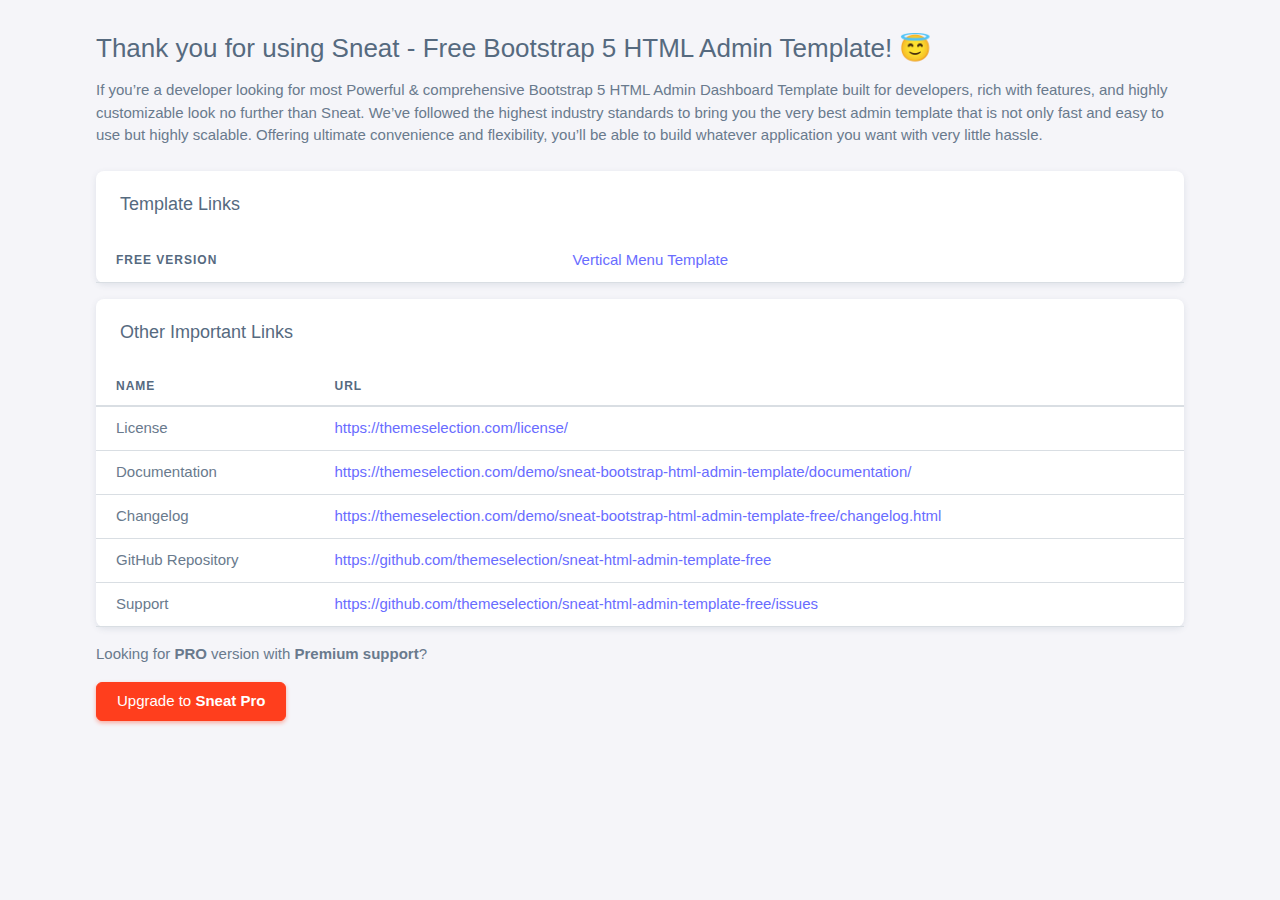
<file: static/sneat/index.html>
<!DOCTYPE html>


<html lang="en" class="light-style  customizer-hide" dir="ltr" data-theme="theme-default" data-assets-path="assets/"
  data-template="vertical-menu-template-no-customizer">

<head>
  <meta charset="utf-8" />
  <meta name="viewport"
    content="width=device-width, initial-scale=1.0, user-scalable=no, minimum-scale=1.0, maximum-scale=1.0" />

  <title>Sneat - Free Bootstrap 5 HTML Admin Template</title>

  <meta name="description" content="" />

  <!-- Favicon -->
  <link rel="icon" type="image/x-icon" href="assets/img/favicon/favicon.ico" />

  <!-- Fonts -->
  <link rel="preconnect" href="https://fonts.googleapis.com">
  <link rel="preconnect" href="https://fonts.gstatic.com" crossorigin>
  <link
    href="https://fonts.googleapis.com/css2?family=Open+Sans:ital,wght@0,300;0,400;0,500;0,600;0,700;1,300;1,400;1,500;1,600;1,700&display=swap"
    rel="stylesheet">

  <!-- Core CSS -->
  <link rel="stylesheet" href="assets/vendor/css/core.css" />
  <link rel="stylesheet" href="assets/vendor/css/theme-default.css" />
  <link rel="stylesheet" href="assets/css/demo.css" />
</head>

<body>

  <!-- Content -->
  <div class="container flex-grow-1 container-p-y my-2">
    <h3>Thank you for using Sneat - Free Bootstrap 5 HTML Admin Template! 😇</h3>
    <p>If you’re a developer looking for most Powerful & comprehensive Bootstrap 5 HTML Admin Dashboard Template built
      for developers, rich with features, and highly customizable look no further than Sneat. We’ve followed the highest
      industry standards to bring you the very best admin template that is not only fast and easy to use but highly
      scalable. Offering ultimate convenience and flexibility, you’ll be able to build whatever application you want
      with very little hassle.</p>

    <!-- Examples -->
    <div class="row mt-sm-4 mt-3">
      <div class="col-12 mb-3">
        <div class="card">
          <h5 class="card-header">Template Links</h5>
          <!-- Template Demo Links -->
          <table class="table">
            <tbody>
              <tr>
                <th>Free Version</th>
                <td><a href="html/index.html" target="_blank">Vertical Menu Template</a></td>
              </tr>
            </tbody>
          </table>
          <!--/ Template Demo Links -->
        </div>
      </div>

      <div class="col-12 mb-3">
        <div class="card">

          <h5 class="card-header">Other Important Links</h5>
          <!-- Other Links -->
          <table class="table">
            <thead>
              <tr>
                <th scope="col">Name</th>
                <th scope="col">URL</th>
              </tr>
            </thead>
            <tbody>

              <tr>
                <td>License </td>
                <td>
                  <a href="https://themeselection.com/license/" target="_blank">https://themeselection.com/license/</a>
                </td>
              </tr>

              <tr>
                <td>Documentation</td>
                <td>
                  <a href="https://themeselection.com/demo/sneat-bootstrap-html-admin-template/documentation/"
                    target="_blank">https://themeselection.com/demo/sneat-bootstrap-html-admin-template/documentation/</a>
                </td>
              </tr>

              <tr>
                <td>Changelog</td>
                <td>
                  <a href="https://themeselection.com/demo/sneat-bootstrap-html-admin-template-free/changelog.html"
                    target="_blank">https://themeselection.com/demo/sneat-bootstrap-html-admin-template-free/changelog.html</a>
                </td>
              </tr>


              <tr>
                <td>GitHub Repository</td>
                <td>
                  <a href="https://github.com/themeselection/sneat-html-admin-template-free"
                    target="_blank">https://github.com/themeselection/sneat-html-admin-template-free</a>
                </td>
              </tr>


              <tr>
                <td>Support</td>
                <td>
                  <a href="https://github.com/themeselection/sneat-html-admin-template-free/issues"
                    target="_blank">https://github.com/themeselection/sneat-html-admin-template-free/issues</a>
                </td>
              </tr>

            </tbody>
          </table>
          <!--/ Other Links -->
        </div>
      </div>

      <div class="col-12 mb-3">
        <p>Looking for <strong>PRO</strong> version with <strong>Premium support</strong>?</p>
        <div class="upgrade-to-pro">
          <a href="https://themeselection.com/products/sneat-bootstrap-html-admin-template/" target="_blank"
            class="btn btn-danger">Upgrade to <strong>Sneat Pro</strong></a>
        </div>
      </div>
    </div>
  </div>
  <!-- / Content -->

</body>

</html>
</file>
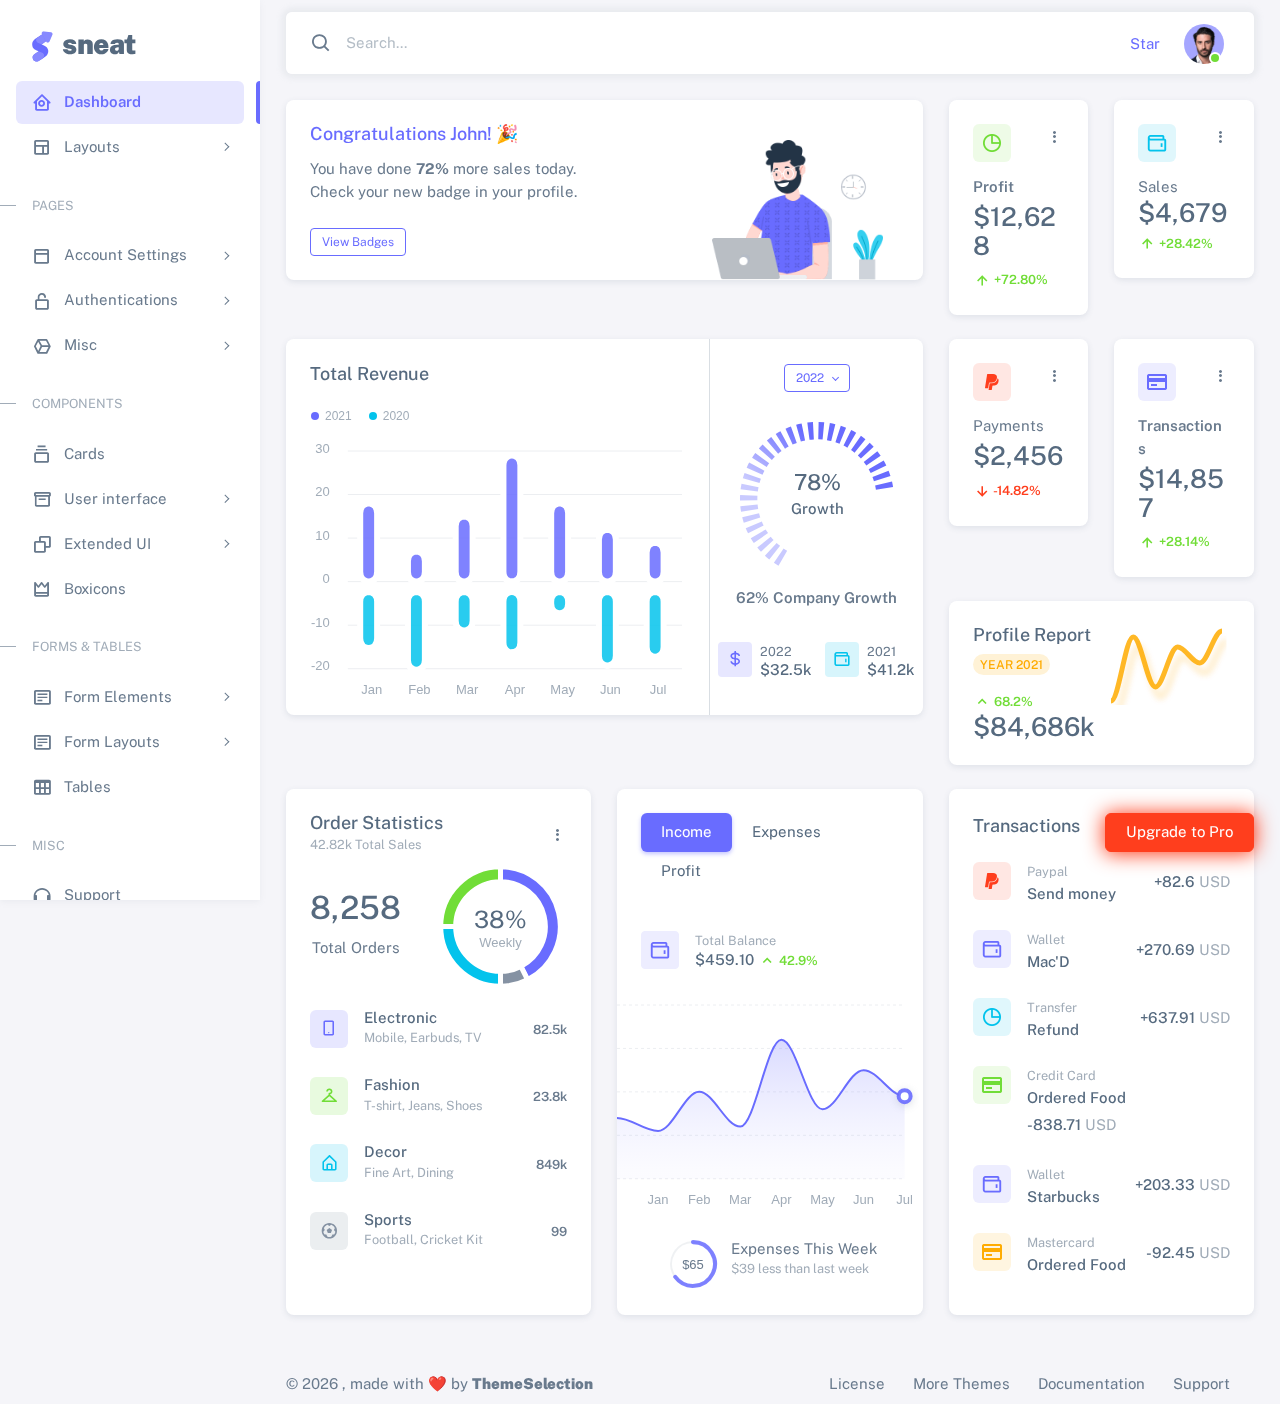
<file: static/sneat/html/index.html>
<!DOCTYPE html>

<html
  lang="en"
  class="light-style layout-menu-fixed"
  dir="ltr"
  data-theme="theme-default"
  data-assets-path="../assets/"
  data-template="vertical-menu-template-free"
>
  <head>
    <meta charset="utf-8" />
    <meta
      name="viewport"
      content="width=device-width, initial-scale=1.0, user-scalable=no, minimum-scale=1.0, maximum-scale=1.0"
    />

    <title>Dashboard - Analytics | Sneat - Bootstrap 5 HTML Admin Template - Pro</title>

    <meta name="description" content="" />

    <!-- Favicon -->
    <link rel="icon" type="image/x-icon" href="../assets/img/favicon/favicon.ico" />

    <!-- Fonts -->
    <link rel="preconnect" href="https://fonts.googleapis.com" />
    <link rel="preconnect" href="https://fonts.gstatic.com" crossorigin />
    <link
      href="https://fonts.googleapis.com/css2?family=Public+Sans:ital,wght@0,300;0,400;0,500;0,600;0,700;1,300;1,400;1,500;1,600;1,700&display=swap"
      rel="stylesheet"
    />

    <!-- Icons. Uncomment required icon fonts -->
    <link rel="stylesheet" href="../assets/vendor/fonts/boxicons.css" />

    <!-- Core CSS -->
    <link rel="stylesheet" href="../assets/vendor/css/core.css" class="template-customizer-core-css" />
    <link rel="stylesheet" href="../assets/vendor/css/theme-default.css" class="template-customizer-theme-css" />
    <link rel="stylesheet" href="../assets/css/demo.css" />

    <!-- Vendors CSS -->
    <link rel="stylesheet" href="../assets/vendor/libs/perfect-scrollbar/perfect-scrollbar.css" />

    <link rel="stylesheet" href="../assets/vendor/libs/apex-charts/apex-charts.css" />

    <!-- Page CSS -->

    <!-- Helpers -->
    <script src="../assets/vendor/js/helpers.js"></script>

    <!--! Template customizer & Theme config files MUST be included after core stylesheets and helpers.js in the <head> section -->
    <!--? Config:  Mandatory theme config file contain global vars & default theme options, Set your preferred theme option in this file.  -->
    <script src="../assets/js/config.js"></script>
  </head>

  <body>
    <!-- Layout wrapper -->
    <div class="layout-wrapper layout-content-navbar">
      <div class="layout-container">
        <!-- Menu -->

        <aside id="layout-menu" class="layout-menu menu-vertical menu bg-menu-theme">
          <div class="app-brand demo">
            <a href="index.html" class="app-brand-link">
              <span class="app-brand-logo demo">
                <svg
                  width="25"
                  viewBox="0 0 25 42"
                  version="1.1"
                  xmlns="http://www.w3.org/2000/svg"
                  xmlns:xlink="http://www.w3.org/1999/xlink"
                >
                  <defs>
                    <path
                      d="M13.7918663,0.358365126 L3.39788168,7.44174259 C0.566865006,9.69408886 -0.379795268,12.4788597 0.557900856,15.7960551 C0.68998853,16.2305145 1.09562888,17.7872135 3.12357076,19.2293357 C3.8146334,19.7207684 5.32369333,20.3834223 7.65075054,21.2172976 L7.59773219,21.2525164 L2.63468769,24.5493413 C0.445452254,26.3002124 0.0884951797,28.5083815 1.56381646,31.1738486 C2.83770406,32.8170431 5.20850219,33.2640127 7.09180128,32.5391577 C8.347334,32.0559211 11.4559176,30.0011079 16.4175519,26.3747182 C18.0338572,24.4997857 18.6973423,22.4544883 18.4080071,20.2388261 C17.963753,17.5346866 16.1776345,15.5799961 13.0496516,14.3747546 L10.9194936,13.4715819 L18.6192054,7.984237 L13.7918663,0.358365126 Z"
                      id="path-1"
                    ></path>
                    <path
                      d="M5.47320593,6.00457225 C4.05321814,8.216144 4.36334763,10.0722806 6.40359441,11.5729822 C8.61520715,12.571656 10.0999176,13.2171421 10.8577257,13.5094407 L15.5088241,14.433041 L18.6192054,7.984237 C15.5364148,3.11535317 13.9273018,0.573395879 13.7918663,0.358365126 C13.5790555,0.511491653 10.8061687,2.3935607 5.47320593,6.00457225 Z"
                      id="path-3"
                    ></path>
                    <path
                      d="M7.50063644,21.2294429 L12.3234468,23.3159332 C14.1688022,24.7579751 14.397098,26.4880487 13.008334,28.506154 C11.6195701,30.5242593 10.3099883,31.790241 9.07958868,32.3040991 C5.78142938,33.4346997 4.13234973,34 4.13234973,34 C4.13234973,34 2.75489982,33.0538207 2.37032616e-14,31.1614621 C-0.55822714,27.8186216 -0.55822714,26.0572515 -4.05231404e-15,25.8773518 C0.83734071,25.6075023 2.77988457,22.8248993 3.3049379,22.52991 C3.65497346,22.3332504 5.05353963,21.8997614 7.50063644,21.2294429 Z"
                      id="path-4"
                    ></path>
                    <path
                      d="M20.6,7.13333333 L25.6,13.8 C26.2627417,14.6836556 26.0836556,15.9372583 25.2,16.6 C24.8538077,16.8596443 24.4327404,17 24,17 L14,17 C12.8954305,17 12,16.1045695 12,15 C12,14.5672596 12.1403557,14.1461923 12.4,13.8 L17.4,7.13333333 C18.0627417,6.24967773 19.3163444,6.07059163 20.2,6.73333333 C20.3516113,6.84704183 20.4862915,6.981722 20.6,7.13333333 Z"
                      id="path-5"
                    ></path>
                  </defs>
                  <g id="g-app-brand" stroke="none" stroke-width="1" fill="none" fill-rule="evenodd">
                    <g id="Brand-Logo" transform="translate(-27.000000, -15.000000)">
                      <g id="Icon" transform="translate(27.000000, 15.000000)">
                        <g id="Mask" transform="translate(0.000000, 8.000000)">
                          <mask id="mask-2" fill="white">
                            <use xlink:href="#path-1"></use>
                          </mask>
                          <use fill="#696cff" xlink:href="#path-1"></use>
                          <g id="Path-3" mask="url(#mask-2)">
                            <use fill="#696cff" xlink:href="#path-3"></use>
                            <use fill-opacity="0.2" fill="#FFFFFF" xlink:href="#path-3"></use>
                          </g>
                          <g id="Path-4" mask="url(#mask-2)">
                            <use fill="#696cff" xlink:href="#path-4"></use>
                            <use fill-opacity="0.2" fill="#FFFFFF" xlink:href="#path-4"></use>
                          </g>
                        </g>
                        <g
                          id="Triangle"
                          transform="translate(19.000000, 11.000000) rotate(-300.000000) translate(-19.000000, -11.000000) "
                        >
                          <use fill="#696cff" xlink:href="#path-5"></use>
                          <use fill-opacity="0.2" fill="#FFFFFF" xlink:href="#path-5"></use>
                        </g>
                      </g>
                    </g>
                  </g>
                </svg>
              </span>
              <span class="app-brand-text demo menu-text fw-bolder ms-2">Sneat</span>
            </a>

            <a href="javascript:void(0);" class="layout-menu-toggle menu-link text-large ms-auto d-block d-xl-none">
              <i class="bx bx-chevron-left bx-sm align-middle"></i>
            </a>
          </div>

          <div class="menu-inner-shadow"></div>

          <ul class="menu-inner py-1">
            <!-- Dashboard -->
            <li class="menu-item active">
              <a href="index.html" class="menu-link">
                <i class="menu-icon tf-icons bx bx-home-circle"></i>
                <div data-i18n="Analytics">Dashboard</div>
              </a>
            </li>

            <!-- Layouts -->
            <li class="menu-item">
              <a href="javascript:void(0);" class="menu-link menu-toggle">
                <i class="menu-icon tf-icons bx bx-layout"></i>
                <div data-i18n="Layouts">Layouts</div>
              </a>

              <ul class="menu-sub">
                <li class="menu-item">
                  <a href="layouts-without-menu.html" class="menu-link">
                    <div data-i18n="Without menu">Without menu</div>
                  </a>
                </li>
                <li class="menu-item">
                  <a href="layouts-without-navbar.html" class="menu-link">
                    <div data-i18n="Without navbar">Without navbar</div>
                  </a>
                </li>
                <li class="menu-item">
                  <a href="layouts-container.html" class="menu-link">
                    <div data-i18n="Container">Container</div>
                  </a>
                </li>
                <li class="menu-item">
                  <a href="layouts-fluid.html" class="menu-link">
                    <div data-i18n="Fluid">Fluid</div>
                  </a>
                </li>
                <li class="menu-item">
                  <a href="layouts-blank.html" class="menu-link">
                    <div data-i18n="Blank">Blank</div>
                  </a>
                </li>
              </ul>
            </li>

            <li class="menu-header small text-uppercase">
              <span class="menu-header-text">Pages</span>
            </li>
            <li class="menu-item">
              <a href="javascript:void(0);" class="menu-link menu-toggle">
                <i class="menu-icon tf-icons bx bx-dock-top"></i>
                <div data-i18n="Account Settings">Account Settings</div>
              </a>
              <ul class="menu-sub">
                <li class="menu-item">
                  <a href="pages-account-settings-account.html" class="menu-link">
                    <div data-i18n="Account">Account</div>
                  </a>
                </li>
                <li class="menu-item">
                  <a href="pages-account-settings-notifications.html" class="menu-link">
                    <div data-i18n="Notifications">Notifications</div>
                  </a>
                </li>
                <li class="menu-item">
                  <a href="pages-account-settings-connections.html" class="menu-link">
                    <div data-i18n="Connections">Connections</div>
                  </a>
                </li>
              </ul>
            </li>
            <li class="menu-item">
              <a href="javascript:void(0);" class="menu-link menu-toggle">
                <i class="menu-icon tf-icons bx bx-lock-open-alt"></i>
                <div data-i18n="Authentications">Authentications</div>
              </a>
              <ul class="menu-sub">
                <li class="menu-item">
                  <a href="auth-login-basic.html" class="menu-link" target="_blank">
                    <div data-i18n="Basic">Login</div>
                  </a>
                </li>
                <li class="menu-item">
                  <a href="auth-register-basic.html" class="menu-link" target="_blank">
                    <div data-i18n="Basic">Register</div>
                  </a>
                </li>
                <li class="menu-item">
                  <a href="auth-forgot-password-basic.html" class="menu-link" target="_blank">
                    <div data-i18n="Basic">Forgot Password</div>
                  </a>
                </li>
              </ul>
            </li>
            <li class="menu-item">
              <a href="javascript:void(0);" class="menu-link menu-toggle">
                <i class="menu-icon tf-icons bx bx-cube-alt"></i>
                <div data-i18n="Misc">Misc</div>
              </a>
              <ul class="menu-sub">
                <li class="menu-item">
                  <a href="pages-misc-error.html" class="menu-link">
                    <div data-i18n="Error">Error</div>
                  </a>
                </li>
                <li class="menu-item">
                  <a href="pages-misc-under-maintenance.html" class="menu-link">
                    <div data-i18n="Under Maintenance">Under Maintenance</div>
                  </a>
                </li>
              </ul>
            </li>
            <!-- Components -->
            <li class="menu-header small text-uppercase"><span class="menu-header-text">Components</span></li>
            <!-- Cards -->
            <li class="menu-item">
              <a href="cards-basic.html" class="menu-link">
                <i class="menu-icon tf-icons bx bx-collection"></i>
                <div data-i18n="Basic">Cards</div>
              </a>
            </li>
            <!-- User interface -->
            <li class="menu-item">
              <a href="javascript:void(0)" class="menu-link menu-toggle">
                <i class="menu-icon tf-icons bx bx-box"></i>
                <div data-i18n="User interface">User interface</div>
              </a>
              <ul class="menu-sub">
                <li class="menu-item">
                  <a href="ui-accordion.html" class="menu-link">
                    <div data-i18n="Accordion">Accordion</div>
                  </a>
                </li>
                <li class="menu-item">
                  <a href="ui-alerts.html" class="menu-link">
                    <div data-i18n="Alerts">Alerts</div>
                  </a>
                </li>
                <li class="menu-item">
                  <a href="ui-badges.html" class="menu-link">
                    <div data-i18n="Badges">Badges</div>
                  </a>
                </li>
                <li class="menu-item">
                  <a href="ui-buttons.html" class="menu-link">
                    <div data-i18n="Buttons">Buttons</div>
                  </a>
                </li>
                <li class="menu-item">
                  <a href="ui-carousel.html" class="menu-link">
                    <div data-i18n="Carousel">Carousel</div>
                  </a>
                </li>
                <li class="menu-item">
                  <a href="ui-collapse.html" class="menu-link">
                    <div data-i18n="Collapse">Collapse</div>
                  </a>
                </li>
                <li class="menu-item">
                  <a href="ui-dropdowns.html" class="menu-link">
                    <div data-i18n="Dropdowns">Dropdowns</div>
                  </a>
                </li>
                <li class="menu-item">
                  <a href="ui-footer.html" class="menu-link">
                    <div data-i18n="Footer">Footer</div>
                  </a>
                </li>
                <li class="menu-item">
                  <a href="ui-list-groups.html" class="menu-link">
                    <div data-i18n="List Groups">List groups</div>
                  </a>
                </li>
                <li class="menu-item">
                  <a href="ui-modals.html" class="menu-link">
                    <div data-i18n="Modals">Modals</div>
                  </a>
                </li>
                <li class="menu-item">
                  <a href="ui-navbar.html" class="menu-link">
                    <div data-i18n="Navbar">Navbar</div>
                  </a>
                </li>
                <li class="menu-item">
                  <a href="ui-offcanvas.html" class="menu-link">
                    <div data-i18n="Offcanvas">Offcanvas</div>
                  </a>
                </li>
                <li class="menu-item">
                  <a href="ui-pagination-breadcrumbs.html" class="menu-link">
                    <div data-i18n="Pagination &amp; Breadcrumbs">Pagination &amp; Breadcrumbs</div>
                  </a>
                </li>
                <li class="menu-item">
                  <a href="ui-progress.html" class="menu-link">
                    <div data-i18n="Progress">Progress</div>
                  </a>
                </li>
                <li class="menu-item">
                  <a href="ui-spinners.html" class="menu-link">
                    <div data-i18n="Spinners">Spinners</div>
                  </a>
                </li>
                <li class="menu-item">
                  <a href="ui-tabs-pills.html" class="menu-link">
                    <div data-i18n="Tabs &amp; Pills">Tabs &amp; Pills</div>
                  </a>
                </li>
                <li class="menu-item">
                  <a href="ui-toasts.html" class="menu-link">
                    <div data-i18n="Toasts">Toasts</div>
                  </a>
                </li>
                <li class="menu-item">
                  <a href="ui-tooltips-popovers.html" class="menu-link">
                    <div data-i18n="Tooltips & Popovers">Tooltips &amp; popovers</div>
                  </a>
                </li>
                <li class="menu-item">
                  <a href="ui-typography.html" class="menu-link">
                    <div data-i18n="Typography">Typography</div>
                  </a>
                </li>
              </ul>
            </li>

            <!-- Extended components -->
            <li class="menu-item">
              <a href="javascript:void(0)" class="menu-link menu-toggle">
                <i class="menu-icon tf-icons bx bx-copy"></i>
                <div data-i18n="Extended UI">Extended UI</div>
              </a>
              <ul class="menu-sub">
                <li class="menu-item">
                  <a href="extended-ui-perfect-scrollbar.html" class="menu-link">
                    <div data-i18n="Perfect Scrollbar">Perfect scrollbar</div>
                  </a>
                </li>
                <li class="menu-item">
                  <a href="extended-ui-text-divider.html" class="menu-link">
                    <div data-i18n="Text Divider">Text Divider</div>
                  </a>
                </li>
              </ul>
            </li>

            <li class="menu-item">
              <a href="icons-boxicons.html" class="menu-link">
                <i class="menu-icon tf-icons bx bx-crown"></i>
                <div data-i18n="Boxicons">Boxicons</div>
              </a>
            </li>

            <!-- Forms & Tables -->
            <li class="menu-header small text-uppercase"><span class="menu-header-text">Forms &amp; Tables</span></li>
            <!-- Forms -->
            <li class="menu-item">
              <a href="javascript:void(0);" class="menu-link menu-toggle">
                <i class="menu-icon tf-icons bx bx-detail"></i>
                <div data-i18n="Form Elements">Form Elements</div>
              </a>
              <ul class="menu-sub">
                <li class="menu-item">
                  <a href="forms-basic-inputs.html" class="menu-link">
                    <div data-i18n="Basic Inputs">Basic Inputs</div>
                  </a>
                </li>
                <li class="menu-item">
                  <a href="forms-input-groups.html" class="menu-link">
                    <div data-i18n="Input groups">Input groups</div>
                  </a>
                </li>
              </ul>
            </li>
            <li class="menu-item">
              <a href="javascript:void(0);" class="menu-link menu-toggle">
                <i class="menu-icon tf-icons bx bx-detail"></i>
                <div data-i18n="Form Layouts">Form Layouts</div>
              </a>
              <ul class="menu-sub">
                <li class="menu-item">
                  <a href="form-layouts-vertical.html" class="menu-link">
                    <div data-i18n="Vertical Form">Vertical Form</div>
                  </a>
                </li>
                <li class="menu-item">
                  <a href="form-layouts-horizontal.html" class="menu-link">
                    <div data-i18n="Horizontal Form">Horizontal Form</div>
                  </a>
                </li>
              </ul>
            </li>
            <!-- Tables -->
            <li class="menu-item">
              <a href="tables-basic.html" class="menu-link">
                <i class="menu-icon tf-icons bx bx-table"></i>
                <div data-i18n="Tables">Tables</div>
              </a>
            </li>
            <!-- Misc -->
            <li class="menu-header small text-uppercase"><span class="menu-header-text">Misc</span></li>
            <li class="menu-item">
              <a
                href="https://github.com/themeselection/sneat-html-admin-template-free/issues"
                target="_blank"
                class="menu-link"
              >
                <i class="menu-icon tf-icons bx bx-support"></i>
                <div data-i18n="Support">Support</div>
              </a>
            </li>
            <li class="menu-item">
              <a
                href="https://themeselection.com/demo/sneat-bootstrap-html-admin-template/documentation/"
                target="_blank"
                class="menu-link"
              >
                <i class="menu-icon tf-icons bx bx-file"></i>
                <div data-i18n="Documentation">Documentation</div>
              </a>
            </li>
          </ul>
        </aside>
        <!-- / Menu -->

        <!-- Layout container -->
        <div class="layout-page">
          <!-- Navbar -->

          <nav
            class="layout-navbar container-xxl navbar navbar-expand-xl navbar-detached align-items-center bg-navbar-theme"
            id="layout-navbar"
          >
            <div class="layout-menu-toggle navbar-nav align-items-xl-center me-3 me-xl-0 d-xl-none">
              <a class="nav-item nav-link px-0 me-xl-4" href="javascript:void(0)">
                <i class="bx bx-menu bx-sm"></i>
              </a>
            </div>

            <div class="navbar-nav-right d-flex align-items-center" id="navbar-collapse">
              <!-- Search -->
              <div class="navbar-nav align-items-center">
                <div class="nav-item d-flex align-items-center">
                  <i class="bx bx-search fs-4 lh-0"></i>
                  <input
                    type="text"
                    class="form-control border-0 shadow-none"
                    placeholder="Search..."
                    aria-label="Search..."
                  />
                </div>
              </div>
              <!-- /Search -->

              <ul class="navbar-nav flex-row align-items-center ms-auto">
                <!-- Place this tag where you want the button to render. -->
                <li class="nav-item lh-1 me-3">
                  <a
                    class="github-button"
                    href="https://github.com/themeselection/sneat-html-admin-template-free"
                    data-icon="octicon-star"
                    data-size="large"
                    data-show-count="true"
                    aria-label="Star themeselection/sneat-html-admin-template-free on GitHub"
                    >Star</a
                  >
                </li>

                <!-- User -->
                <li class="nav-item navbar-dropdown dropdown-user dropdown">
                  <a class="nav-link dropdown-toggle hide-arrow" href="javascript:void(0);" data-bs-toggle="dropdown">
                    <div class="avatar avatar-online">
                      <img src="../assets/img/avatars/1.png" alt class="w-px-40 h-auto rounded-circle" />
                    </div>
                  </a>
                  <ul class="dropdown-menu dropdown-menu-end">
                    <li>
                      <a class="dropdown-item" href="#">
                        <div class="d-flex">
                          <div class="flex-shrink-0 me-3">
                            <div class="avatar avatar-online">
                              <img src="../assets/img/avatars/1.png" alt class="w-px-40 h-auto rounded-circle" />
                            </div>
                          </div>
                          <div class="flex-grow-1">
                            <span class="fw-semibold d-block">John Doe</span>
                            <small class="text-muted">Admin</small>
                          </div>
                        </div>
                      </a>
                    </li>
                    <li>
                      <div class="dropdown-divider"></div>
                    </li>
                    <li>
                      <a class="dropdown-item" href="#">
                        <i class="bx bx-user me-2"></i>
                        <span class="align-middle">My Profile</span>
                      </a>
                    </li>
                    <li>
                      <a class="dropdown-item" href="#">
                        <i class="bx bx-cog me-2"></i>
                        <span class="align-middle">Settings</span>
                      </a>
                    </li>
                    <li>
                      <a class="dropdown-item" href="#">
                        <span class="d-flex align-items-center align-middle">
                          <i class="flex-shrink-0 bx bx-credit-card me-2"></i>
                          <span class="flex-grow-1 align-middle">Billing</span>
                          <span class="flex-shrink-0 badge badge-center rounded-pill bg-danger w-px-20 h-px-20">4</span>
                        </span>
                      </a>
                    </li>
                    <li>
                      <div class="dropdown-divider"></div>
                    </li>
                    <li>
                      <a class="dropdown-item" href="auth-login-basic.html">
                        <i class="bx bx-power-off me-2"></i>
                        <span class="align-middle">Log Out</span>
                      </a>
                    </li>
                  </ul>
                </li>
                <!--/ User -->
              </ul>
            </div>
          </nav>

          <!-- / Navbar -->

          <!-- Content wrapper -->
          <div class="content-wrapper">
            <!-- Content -->

            <div class="container-xxl flex-grow-1 container-p-y">
              <div class="row">
                <div class="col-lg-8 mb-4 order-0">
                  <div class="card">
                    <div class="d-flex align-items-end row">
                      <div class="col-sm-7">
                        <div class="card-body">
                          <h5 class="card-title text-primary">Congratulations John! 🎉</h5>
                          <p class="mb-4">
                            You have done <span class="fw-bold">72%</span> more sales today. Check your new badge in
                            your profile.
                          </p>

                          <a href="javascript:;" class="btn btn-sm btn-outline-primary">View Badges</a>
                        </div>
                      </div>
                      <div class="col-sm-5 text-center text-sm-left">
                        <div class="card-body pb-0 px-0 px-md-4">
                          <img
                            src="../assets/img/illustrations/man-with-laptop-light.png"
                            height="140"
                            alt="View Badge User"
                            data-app-dark-img="illustrations/man-with-laptop-dark.png"
                            data-app-light-img="illustrations/man-with-laptop-light.png"
                          />
                        </div>
                      </div>
                    </div>
                  </div>
                </div>
                <div class="col-lg-4 col-md-4 order-1">
                  <div class="row">
                    <div class="col-lg-6 col-md-12 col-6 mb-4">
                      <div class="card">
                        <div class="card-body">
                          <div class="card-title d-flex align-items-start justify-content-between">
                            <div class="avatar flex-shrink-0">
                              <img
                                src="../assets/img/icons/unicons/chart-success.png"
                                alt="chart success"
                                class="rounded"
                              />
                            </div>
                            <div class="dropdown">
                              <button
                                class="btn p-0"
                                type="button"
                                id="cardOpt3"
                                data-bs-toggle="dropdown"
                                aria-haspopup="true"
                                aria-expanded="false"
                              >
                                <i class="bx bx-dots-vertical-rounded"></i>
                              </button>
                              <div class="dropdown-menu dropdown-menu-end" aria-labelledby="cardOpt3">
                                <a class="dropdown-item" href="javascript:void(0);">View More</a>
                                <a class="dropdown-item" href="javascript:void(0);">Delete</a>
                              </div>
                            </div>
                          </div>
                          <span class="fw-semibold d-block mb-1">Profit</span>
                          <h3 class="card-title mb-2">$12,628</h3>
                          <small class="text-success fw-semibold"><i class="bx bx-up-arrow-alt"></i> +72.80%</small>
                        </div>
                      </div>
                    </div>
                    <div class="col-lg-6 col-md-12 col-6 mb-4">
                      <div class="card">
                        <div class="card-body">
                          <div class="card-title d-flex align-items-start justify-content-between">
                            <div class="avatar flex-shrink-0">
                              <img
                                src="../assets/img/icons/unicons/wallet-info.png"
                                alt="Credit Card"
                                class="rounded"
                              />
                            </div>
                            <div class="dropdown">
                              <button
                                class="btn p-0"
                                type="button"
                                id="cardOpt6"
                                data-bs-toggle="dropdown"
                                aria-haspopup="true"
                                aria-expanded="false"
                              >
                                <i class="bx bx-dots-vertical-rounded"></i>
                              </button>
                              <div class="dropdown-menu dropdown-menu-end" aria-labelledby="cardOpt6">
                                <a class="dropdown-item" href="javascript:void(0);">View More</a>
                                <a class="dropdown-item" href="javascript:void(0);">Delete</a>
                              </div>
                            </div>
                          </div>
                          <span>Sales</span>
                          <h3 class="card-title text-nowrap mb-1">$4,679</h3>
                          <small class="text-success fw-semibold"><i class="bx bx-up-arrow-alt"></i> +28.42%</small>
                        </div>
                      </div>
                    </div>
                  </div>
                </div>
                <!-- Total Revenue -->
                <div class="col-12 col-lg-8 order-2 order-md-3 order-lg-2 mb-4">
                  <div class="card">
                    <div class="row row-bordered g-0">
                      <div class="col-md-8">
                        <h5 class="card-header m-0 me-2 pb-3">Total Revenue</h5>
                        <div id="totalRevenueChart" class="px-2"></div>
                      </div>
                      <div class="col-md-4">
                        <div class="card-body">
                          <div class="text-center">
                            <div class="dropdown">
                              <button
                                class="btn btn-sm btn-outline-primary dropdown-toggle"
                                type="button"
                                id="growthReportId"
                                data-bs-toggle="dropdown"
                                aria-haspopup="true"
                                aria-expanded="false"
                              >
                                2022
                              </button>
                              <div class="dropdown-menu dropdown-menu-end" aria-labelledby="growthReportId">
                                <a class="dropdown-item" href="javascript:void(0);">2021</a>
                                <a class="dropdown-item" href="javascript:void(0);">2020</a>
                                <a class="dropdown-item" href="javascript:void(0);">2019</a>
                              </div>
                            </div>
                          </div>
                        </div>
                        <div id="growthChart"></div>
                        <div class="text-center fw-semibold pt-3 mb-2">62% Company Growth</div>

                        <div class="d-flex px-xxl-4 px-lg-2 p-4 gap-xxl-3 gap-lg-1 gap-3 justify-content-between">
                          <div class="d-flex">
                            <div class="me-2">
                              <span class="badge bg-label-primary p-2"><i class="bx bx-dollar text-primary"></i></span>
                            </div>
                            <div class="d-flex flex-column">
                              <small>2022</small>
                              <h6 class="mb-0">$32.5k</h6>
                            </div>
                          </div>
                          <div class="d-flex">
                            <div class="me-2">
                              <span class="badge bg-label-info p-2"><i class="bx bx-wallet text-info"></i></span>
                            </div>
                            <div class="d-flex flex-column">
                              <small>2021</small>
                              <h6 class="mb-0">$41.2k</h6>
                            </div>
                          </div>
                        </div>
                      </div>
                    </div>
                  </div>
                </div>
                <!--/ Total Revenue -->
                <div class="col-12 col-md-8 col-lg-4 order-3 order-md-2">
                  <div class="row">
                    <div class="col-6 mb-4">
                      <div class="card">
                        <div class="card-body">
                          <div class="card-title d-flex align-items-start justify-content-between">
                            <div class="avatar flex-shrink-0">
                              <img src="../assets/img/icons/unicons/paypal.png" alt="Credit Card" class="rounded" />
                            </div>
                            <div class="dropdown">
                              <button
                                class="btn p-0"
                                type="button"
                                id="cardOpt4"
                                data-bs-toggle="dropdown"
                                aria-haspopup="true"
                                aria-expanded="false"
                              >
                                <i class="bx bx-dots-vertical-rounded"></i>
                              </button>
                              <div class="dropdown-menu dropdown-menu-end" aria-labelledby="cardOpt4">
                                <a class="dropdown-item" href="javascript:void(0);">View More</a>
                                <a class="dropdown-item" href="javascript:void(0);">Delete</a>
                              </div>
                            </div>
                          </div>
                          <span class="d-block mb-1">Payments</span>
                          <h3 class="card-title text-nowrap mb-2">$2,456</h3>
                          <small class="text-danger fw-semibold"><i class="bx bx-down-arrow-alt"></i> -14.82%</small>
                        </div>
                      </div>
                    </div>
                    <div class="col-6 mb-4">
                      <div class="card">
                        <div class="card-body">
                          <div class="card-title d-flex align-items-start justify-content-between">
                            <div class="avatar flex-shrink-0">
                              <img src="../assets/img/icons/unicons/cc-primary.png" alt="Credit Card" class="rounded" />
                            </div>
                            <div class="dropdown">
                              <button
                                class="btn p-0"
                                type="button"
                                id="cardOpt1"
                                data-bs-toggle="dropdown"
                                aria-haspopup="true"
                                aria-expanded="false"
                              >
                                <i class="bx bx-dots-vertical-rounded"></i>
                              </button>
                              <div class="dropdown-menu" aria-labelledby="cardOpt1">
                                <a class="dropdown-item" href="javascript:void(0);">View More</a>
                                <a class="dropdown-item" href="javascript:void(0);">Delete</a>
                              </div>
                            </div>
                          </div>
                          <span class="fw-semibold d-block mb-1">Transactions</span>
                          <h3 class="card-title mb-2">$14,857</h3>
                          <small class="text-success fw-semibold"><i class="bx bx-up-arrow-alt"></i> +28.14%</small>
                        </div>
                      </div>
                    </div>
                    <!-- </div>
    <div class="row"> -->
                    <div class="col-12 mb-4">
                      <div class="card">
                        <div class="card-body">
                          <div class="d-flex justify-content-between flex-sm-row flex-column gap-3">
                            <div class="d-flex flex-sm-column flex-row align-items-start justify-content-between">
                              <div class="card-title">
                                <h5 class="text-nowrap mb-2">Profile Report</h5>
                                <span class="badge bg-label-warning rounded-pill">Year 2021</span>
                              </div>
                              <div class="mt-sm-auto">
                                <small class="text-success text-nowrap fw-semibold"
                                  ><i class="bx bx-chevron-up"></i> 68.2%</small
                                >
                                <h3 class="mb-0">$84,686k</h3>
                              </div>
                            </div>
                            <div id="profileReportChart"></div>
                          </div>
                        </div>
                      </div>
                    </div>
                  </div>
                </div>
              </div>
              <div class="row">
                <!-- Order Statistics -->
                <div class="col-md-6 col-lg-4 col-xl-4 order-0 mb-4">
                  <div class="card h-100">
                    <div class="card-header d-flex align-items-center justify-content-between pb-0">
                      <div class="card-title mb-0">
                        <h5 class="m-0 me-2">Order Statistics</h5>
                        <small class="text-muted">42.82k Total Sales</small>
                      </div>
                      <div class="dropdown">
                        <button
                          class="btn p-0"
                          type="button"
                          id="orederStatistics"
                          data-bs-toggle="dropdown"
                          aria-haspopup="true"
                          aria-expanded="false"
                        >
                          <i class="bx bx-dots-vertical-rounded"></i>
                        </button>
                        <div class="dropdown-menu dropdown-menu-end" aria-labelledby="orederStatistics">
                          <a class="dropdown-item" href="javascript:void(0);">Select All</a>
                          <a class="dropdown-item" href="javascript:void(0);">Refresh</a>
                          <a class="dropdown-item" href="javascript:void(0);">Share</a>
                        </div>
                      </div>
                    </div>
                    <div class="card-body">
                      <div class="d-flex justify-content-between align-items-center mb-3">
                        <div class="d-flex flex-column align-items-center gap-1">
                          <h2 class="mb-2">8,258</h2>
                          <span>Total Orders</span>
                        </div>
                        <div id="orderStatisticsChart"></div>
                      </div>
                      <ul class="p-0 m-0">
                        <li class="d-flex mb-4 pb-1">
                          <div class="avatar flex-shrink-0 me-3">
                            <span class="avatar-initial rounded bg-label-primary"
                              ><i class="bx bx-mobile-alt"></i
                            ></span>
                          </div>
                          <div class="d-flex w-100 flex-wrap align-items-center justify-content-between gap-2">
                            <div class="me-2">
                              <h6 class="mb-0">Electronic</h6>
                              <small class="text-muted">Mobile, Earbuds, TV</small>
                            </div>
                            <div class="user-progress">
                              <small class="fw-semibold">82.5k</small>
                            </div>
                          </div>
                        </li>
                        <li class="d-flex mb-4 pb-1">
                          <div class="avatar flex-shrink-0 me-3">
                            <span class="avatar-initial rounded bg-label-success"><i class="bx bx-closet"></i></span>
                          </div>
                          <div class="d-flex w-100 flex-wrap align-items-center justify-content-between gap-2">
                            <div class="me-2">
                              <h6 class="mb-0">Fashion</h6>
                              <small class="text-muted">T-shirt, Jeans, Shoes</small>
                            </div>
                            <div class="user-progress">
                              <small class="fw-semibold">23.8k</small>
                            </div>
                          </div>
                        </li>
                        <li class="d-flex mb-4 pb-1">
                          <div class="avatar flex-shrink-0 me-3">
                            <span class="avatar-initial rounded bg-label-info"><i class="bx bx-home-alt"></i></span>
                          </div>
                          <div class="d-flex w-100 flex-wrap align-items-center justify-content-between gap-2">
                            <div class="me-2">
                              <h6 class="mb-0">Decor</h6>
                              <small class="text-muted">Fine Art, Dining</small>
                            </div>
                            <div class="user-progress">
                              <small class="fw-semibold">849k</small>
                            </div>
                          </div>
                        </li>
                        <li class="d-flex">
                          <div class="avatar flex-shrink-0 me-3">
                            <span class="avatar-initial rounded bg-label-secondary"
                              ><i class="bx bx-football"></i
                            ></span>
                          </div>
                          <div class="d-flex w-100 flex-wrap align-items-center justify-content-between gap-2">
                            <div class="me-2">
                              <h6 class="mb-0">Sports</h6>
                              <small class="text-muted">Football, Cricket Kit</small>
                            </div>
                            <div class="user-progress">
                              <small class="fw-semibold">99</small>
                            </div>
                          </div>
                        </li>
                      </ul>
                    </div>
                  </div>
                </div>
                <!--/ Order Statistics -->

                <!-- Expense Overview -->
                <div class="col-md-6 col-lg-4 order-1 mb-4">
                  <div class="card h-100">
                    <div class="card-header">
                      <ul class="nav nav-pills" role="tablist">
                        <li class="nav-item">
                          <button
                            type="button"
                            class="nav-link active"
                            role="tab"
                            data-bs-toggle="tab"
                            data-bs-target="#navs-tabs-line-card-income"
                            aria-controls="navs-tabs-line-card-income"
                            aria-selected="true"
                          >
                            Income
                          </button>
                        </li>
                        <li class="nav-item">
                          <button type="button" class="nav-link" role="tab">Expenses</button>
                        </li>
                        <li class="nav-item">
                          <button type="button" class="nav-link" role="tab">Profit</button>
                        </li>
                      </ul>
                    </div>
                    <div class="card-body px-0">
                      <div class="tab-content p-0">
                        <div class="tab-pane fade show active" id="navs-tabs-line-card-income" role="tabpanel">
                          <div class="d-flex p-4 pt-3">
                            <div class="avatar flex-shrink-0 me-3">
                              <img src="../assets/img/icons/unicons/wallet.png" alt="User" />
                            </div>
                            <div>
                              <small class="text-muted d-block">Total Balance</small>
                              <div class="d-flex align-items-center">
                                <h6 class="mb-0 me-1">$459.10</h6>
                                <small class="text-success fw-semibold">
                                  <i class="bx bx-chevron-up"></i>
                                  42.9%
                                </small>
                              </div>
                            </div>
                          </div>
                          <div id="incomeChart"></div>
                          <div class="d-flex justify-content-center pt-4 gap-2">
                            <div class="flex-shrink-0">
                              <div id="expensesOfWeek"></div>
                            </div>
                            <div>
                              <p class="mb-n1 mt-1">Expenses This Week</p>
                              <small class="text-muted">$39 less than last week</small>
                            </div>
                          </div>
                        </div>
                      </div>
                    </div>
                  </div>
                </div>
                <!--/ Expense Overview -->

                <!-- Transactions -->
                <div class="col-md-6 col-lg-4 order-2 mb-4">
                  <div class="card h-100">
                    <div class="card-header d-flex align-items-center justify-content-between">
                      <h5 class="card-title m-0 me-2">Transactions</h5>
                      <div class="dropdown">
                        <button
                          class="btn p-0"
                          type="button"
                          id="transactionID"
                          data-bs-toggle="dropdown"
                          aria-haspopup="true"
                          aria-expanded="false"
                        >
                          <i class="bx bx-dots-vertical-rounded"></i>
                        </button>
                        <div class="dropdown-menu dropdown-menu-end" aria-labelledby="transactionID">
                          <a class="dropdown-item" href="javascript:void(0);">Last 28 Days</a>
                          <a class="dropdown-item" href="javascript:void(0);">Last Month</a>
                          <a class="dropdown-item" href="javascript:void(0);">Last Year</a>
                        </div>
                      </div>
                    </div>
                    <div class="card-body">
                      <ul class="p-0 m-0">
                        <li class="d-flex mb-4 pb-1">
                          <div class="avatar flex-shrink-0 me-3">
                            <img src="../assets/img/icons/unicons/paypal.png" alt="User" class="rounded" />
                          </div>
                          <div class="d-flex w-100 flex-wrap align-items-center justify-content-between gap-2">
                            <div class="me-2">
                              <small class="text-muted d-block mb-1">Paypal</small>
                              <h6 class="mb-0">Send money</h6>
                            </div>
                            <div class="user-progress d-flex align-items-center gap-1">
                              <h6 class="mb-0">+82.6</h6>
                              <span class="text-muted">USD</span>
                            </div>
                          </div>
                        </li>
                        <li class="d-flex mb-4 pb-1">
                          <div class="avatar flex-shrink-0 me-3">
                            <img src="../assets/img/icons/unicons/wallet.png" alt="User" class="rounded" />
                          </div>
                          <div class="d-flex w-100 flex-wrap align-items-center justify-content-between gap-2">
                            <div class="me-2">
                              <small class="text-muted d-block mb-1">Wallet</small>
                              <h6 class="mb-0">Mac'D</h6>
                            </div>
                            <div class="user-progress d-flex align-items-center gap-1">
                              <h6 class="mb-0">+270.69</h6>
                              <span class="text-muted">USD</span>
                            </div>
                          </div>
                        </li>
                        <li class="d-flex mb-4 pb-1">
                          <div class="avatar flex-shrink-0 me-3">
                            <img src="../assets/img/icons/unicons/chart.png" alt="User" class="rounded" />
                          </div>
                          <div class="d-flex w-100 flex-wrap align-items-center justify-content-between gap-2">
                            <div class="me-2">
                              <small class="text-muted d-block mb-1">Transfer</small>
                              <h6 class="mb-0">Refund</h6>
                            </div>
                            <div class="user-progress d-flex align-items-center gap-1">
                              <h6 class="mb-0">+637.91</h6>
                              <span class="text-muted">USD</span>
                            </div>
                          </div>
                        </li>
                        <li class="d-flex mb-4 pb-1">
                          <div class="avatar flex-shrink-0 me-3">
                            <img src="../assets/img/icons/unicons/cc-success.png" alt="User" class="rounded" />
                          </div>
                          <div class="d-flex w-100 flex-wrap align-items-center justify-content-between gap-2">
                            <div class="me-2">
                              <small class="text-muted d-block mb-1">Credit Card</small>
                              <h6 class="mb-0">Ordered Food</h6>
                            </div>
                            <div class="user-progress d-flex align-items-center gap-1">
                              <h6 class="mb-0">-838.71</h6>
                              <span class="text-muted">USD</span>
                            </div>
                          </div>
                        </li>
                        <li class="d-flex mb-4 pb-1">
                          <div class="avatar flex-shrink-0 me-3">
                            <img src="../assets/img/icons/unicons/wallet.png" alt="User" class="rounded" />
                          </div>
                          <div class="d-flex w-100 flex-wrap align-items-center justify-content-between gap-2">
                            <div class="me-2">
                              <small class="text-muted d-block mb-1">Wallet</small>
                              <h6 class="mb-0">Starbucks</h6>
                            </div>
                            <div class="user-progress d-flex align-items-center gap-1">
                              <h6 class="mb-0">+203.33</h6>
                              <span class="text-muted">USD</span>
                            </div>
                          </div>
                        </li>
                        <li class="d-flex">
                          <div class="avatar flex-shrink-0 me-3">
                            <img src="../assets/img/icons/unicons/cc-warning.png" alt="User" class="rounded" />
                          </div>
                          <div class="d-flex w-100 flex-wrap align-items-center justify-content-between gap-2">
                            <div class="me-2">
                              <small class="text-muted d-block mb-1">Mastercard</small>
                              <h6 class="mb-0">Ordered Food</h6>
                            </div>
                            <div class="user-progress d-flex align-items-center gap-1">
                              <h6 class="mb-0">-92.45</h6>
                              <span class="text-muted">USD</span>
                            </div>
                          </div>
                        </li>
                      </ul>
                    </div>
                  </div>
                </div>
                <!--/ Transactions -->
              </div>
            </div>
            <!-- / Content -->

            <!-- Footer -->
            <footer class="content-footer footer bg-footer-theme">
              <div class="container-xxl d-flex flex-wrap justify-content-between py-2 flex-md-row flex-column">
                <div class="mb-2 mb-md-0">
                  ©
                  <script>
                    document.write(new Date().getFullYear());
                  </script>
                  , made with ❤️ by
                  <a href="https://themeselection.com" target="_blank" class="footer-link fw-bolder">ThemeSelection</a>
                </div>
                <div>
                  <a href="https://themeselection.com/license/" class="footer-link me-4" target="_blank">License</a>
                  <a href="https://themeselection.com/" target="_blank" class="footer-link me-4">More Themes</a>

                  <a
                    href="https://themeselection.com/demo/sneat-bootstrap-html-admin-template/documentation/"
                    target="_blank"
                    class="footer-link me-4"
                    >Documentation</a
                  >

                  <a
                    href="https://github.com/themeselection/sneat-html-admin-template-free/issues"
                    target="_blank"
                    class="footer-link me-4"
                    >Support</a
                  >
                </div>
              </div>
            </footer>
            <!-- / Footer -->

            <div class="content-backdrop fade"></div>
          </div>
          <!-- Content wrapper -->
        </div>
        <!-- / Layout page -->
      </div>

      <!-- Overlay -->
      <div class="layout-overlay layout-menu-toggle"></div>
    </div>
    <!-- / Layout wrapper -->

    <div class="buy-now">
      <a
        href="https://themeselection.com/products/sneat-bootstrap-html-admin-template/"
        target="_blank"
        class="btn btn-danger btn-buy-now"
        >Upgrade to Pro</a
      >
    </div>

    <!-- Core JS -->
    <!-- build:js assets/vendor/js/core.js -->
    <script src="../assets/vendor/libs/jquery/jquery.js"></script>
    <script src="../assets/vendor/libs/popper/popper.js"></script>
    <script src="../assets/vendor/js/bootstrap.js"></script>
    <script src="../assets/vendor/libs/perfect-scrollbar/perfect-scrollbar.js"></script>

    <script src="../assets/vendor/js/menu.js"></script>
    <!-- endbuild -->

    <!-- Vendors JS -->
    <script src="../assets/vendor/libs/apex-charts/apexcharts.js"></script>

    <!-- Main JS -->
    <script src="../assets/js/main.js"></script>

    <!-- Page JS -->
    <script src="../assets/js/dashboards-analytics.js"></script>

    <!-- Place this tag in your head or just before your close body tag. -->
    <script async defer src="https://buttons.github.io/buttons.js"></script>
  </body>
</html>
</file>
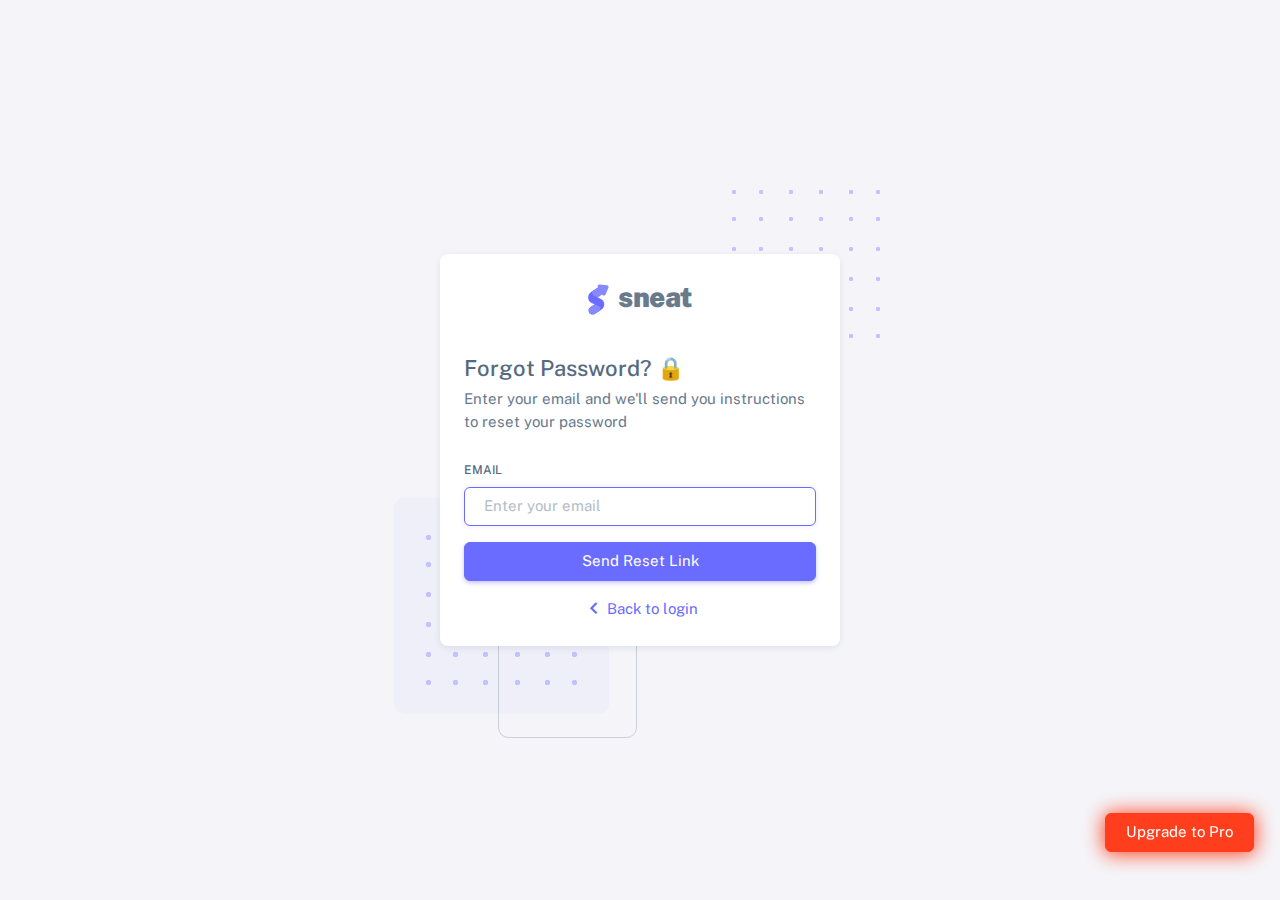
<file: static/sneat/html/auth-forgot-password-basic.html>
<!DOCTYPE html>

<html
  lang="en"
  class="light-style customizer-hide"
  dir="ltr"
  data-theme="theme-default"
  data-assets-path="../assets/"
  data-template="vertical-menu-template-free"
>
  <head>
    <meta charset="utf-8" />
    <meta
      name="viewport"
      content="width=device-width, initial-scale=1.0, user-scalable=no, minimum-scale=1.0, maximum-scale=1.0"
    />

    <title>Forgot Password Basic - Pages | Sneat - Bootstrap 5 HTML Admin Template - Pro</title>

    <meta name="description" content="" />

    <!-- Favicon -->
    <link rel="icon" type="image/x-icon" href="../assets/img/favicon/favicon.ico" />

    <!-- Fonts -->
    <link rel="preconnect" href="https://fonts.googleapis.com" />
    <link rel="preconnect" href="https://fonts.gstatic.com" crossorigin />
    <link
      href="https://fonts.googleapis.com/css2?family=Public+Sans:ital,wght@0,300;0,400;0,500;0,600;0,700;1,300;1,400;1,500;1,600;1,700&display=swap"
      rel="stylesheet"
    />

    <!-- Icons. Uncomment required icon fonts -->
    <link rel="stylesheet" href="../assets/vendor/fonts/boxicons.css" />

    <!-- Core CSS -->
    <link rel="stylesheet" href="../assets/vendor/css/core.css" class="template-customizer-core-css" />
    <link rel="stylesheet" href="../assets/vendor/css/theme-default.css" class="template-customizer-theme-css" />
    <link rel="stylesheet" href="../assets/css/demo.css" />

    <!-- Vendors CSS -->
    <link rel="stylesheet" href="../assets/vendor/libs/perfect-scrollbar/perfect-scrollbar.css" />

    <!-- Page CSS -->
    <!-- Page -->
    <link rel="stylesheet" href="../assets/vendor/css/pages/page-auth.css" />
    <!-- Helpers -->
    <script src="../assets/vendor/js/helpers.js"></script>

    <!--! Template customizer & Theme config files MUST be included after core stylesheets and helpers.js in the <head> section -->
    <!--? Config:  Mandatory theme config file contain global vars & default theme options, Set your preferred theme option in this file.  -->
    <script src="../assets/js/config.js"></script>
  </head>

  <body>
    <!-- Content -->

    <div class="container-xxl">
      <div class="authentication-wrapper authentication-basic container-p-y">
        <div class="authentication-inner py-4">
          <!-- Forgot Password -->
          <div class="card">
            <div class="card-body">
              <!-- Logo -->
              <div class="app-brand justify-content-center">
                <a href="index.html" class="app-brand-link gap-2">
                  <span class="app-brand-logo demo">
                    <svg
                      width="25"
                      viewBox="0 0 25 42"
                      version="1.1"
                      xmlns="http://www.w3.org/2000/svg"
                      xmlns:xlink="http://www.w3.org/1999/xlink"
                    >
                      <defs>
                        <path
                          d="M13.7918663,0.358365126 L3.39788168,7.44174259 C0.566865006,9.69408886 -0.379795268,12.4788597 0.557900856,15.7960551 C0.68998853,16.2305145 1.09562888,17.7872135 3.12357076,19.2293357 C3.8146334,19.7207684 5.32369333,20.3834223 7.65075054,21.2172976 L7.59773219,21.2525164 L2.63468769,24.5493413 C0.445452254,26.3002124 0.0884951797,28.5083815 1.56381646,31.1738486 C2.83770406,32.8170431 5.20850219,33.2640127 7.09180128,32.5391577 C8.347334,32.0559211 11.4559176,30.0011079 16.4175519,26.3747182 C18.0338572,24.4997857 18.6973423,22.4544883 18.4080071,20.2388261 C17.963753,17.5346866 16.1776345,15.5799961 13.0496516,14.3747546 L10.9194936,13.4715819 L18.6192054,7.984237 L13.7918663,0.358365126 Z"
                          id="path-1"
                        ></path>
                        <path
                          d="M5.47320593,6.00457225 C4.05321814,8.216144 4.36334763,10.0722806 6.40359441,11.5729822 C8.61520715,12.571656 10.0999176,13.2171421 10.8577257,13.5094407 L15.5088241,14.433041 L18.6192054,7.984237 C15.5364148,3.11535317 13.9273018,0.573395879 13.7918663,0.358365126 C13.5790555,0.511491653 10.8061687,2.3935607 5.47320593,6.00457225 Z"
                          id="path-3"
                        ></path>
                        <path
                          d="M7.50063644,21.2294429 L12.3234468,23.3159332 C14.1688022,24.7579751 14.397098,26.4880487 13.008334,28.506154 C11.6195701,30.5242593 10.3099883,31.790241 9.07958868,32.3040991 C5.78142938,33.4346997 4.13234973,34 4.13234973,34 C4.13234973,34 2.75489982,33.0538207 2.37032616e-14,31.1614621 C-0.55822714,27.8186216 -0.55822714,26.0572515 -4.05231404e-15,25.8773518 C0.83734071,25.6075023 2.77988457,22.8248993 3.3049379,22.52991 C3.65497346,22.3332504 5.05353963,21.8997614 7.50063644,21.2294429 Z"
                          id="path-4"
                        ></path>
                        <path
                          d="M20.6,7.13333333 L25.6,13.8 C26.2627417,14.6836556 26.0836556,15.9372583 25.2,16.6 C24.8538077,16.8596443 24.4327404,17 24,17 L14,17 C12.8954305,17 12,16.1045695 12,15 C12,14.5672596 12.1403557,14.1461923 12.4,13.8 L17.4,7.13333333 C18.0627417,6.24967773 19.3163444,6.07059163 20.2,6.73333333 C20.3516113,6.84704183 20.4862915,6.981722 20.6,7.13333333 Z"
                          id="path-5"
                        ></path>
                      </defs>
                      <g id="g-app-brand" stroke="none" stroke-width="1" fill="none" fill-rule="evenodd">
                        <g id="Brand-Logo" transform="translate(-27.000000, -15.000000)">
                          <g id="Icon" transform="translate(27.000000, 15.000000)">
                            <g id="Mask" transform="translate(0.000000, 8.000000)">
                              <mask id="mask-2" fill="white">
                                <use xlink:href="#path-1"></use>
                              </mask>
                              <use fill="#696cff" xlink:href="#path-1"></use>
                              <g id="Path-3" mask="url(#mask-2)">
                                <use fill="#696cff" xlink:href="#path-3"></use>
                                <use fill-opacity="0.2" fill="#FFFFFF" xlink:href="#path-3"></use>
                              </g>
                              <g id="Path-4" mask="url(#mask-2)">
                                <use fill="#696cff" xlink:href="#path-4"></use>
                                <use fill-opacity="0.2" fill="#FFFFFF" xlink:href="#path-4"></use>
                              </g>
                            </g>
                            <g
                              id="Triangle"
                              transform="translate(19.000000, 11.000000) rotate(-300.000000) translate(-19.000000, -11.000000) "
                            >
                              <use fill="#696cff" xlink:href="#path-5"></use>
                              <use fill-opacity="0.2" fill="#FFFFFF" xlink:href="#path-5"></use>
                            </g>
                          </g>
                        </g>
                      </g>
                    </svg>
                  </span>
                  <span class="app-brand-text demo text-body fw-bolder">Sneat</span>
                </a>
              </div>
              <!-- /Logo -->
              <h4 class="mb-2">Forgot Password? 🔒</h4>
              <p class="mb-4">Enter your email and we'll send you instructions to reset your password</p>
              <form id="formAuthentication" class="mb-3" action="index.html" method="POST">
                <div class="mb-3">
                  <label for="email" class="form-label">Email</label>
                  <input
                    type="text"
                    class="form-control"
                    id="email"
                    name="email"
                    placeholder="Enter your email"
                    autofocus
                  />
                </div>
                <button class="btn btn-primary d-grid w-100">Send Reset Link</button>
              </form>
              <div class="text-center">
                <a href="auth-login-basic.html" class="d-flex align-items-center justify-content-center">
                  <i class="bx bx-chevron-left scaleX-n1-rtl bx-sm"></i>
                  Back to login
                </a>
              </div>
            </div>
          </div>
          <!-- /Forgot Password -->
        </div>
      </div>
    </div>

    <!-- / Content -->

    <div class="buy-now">
      <a
        href="https://themeselection.com/products/sneat-bootstrap-html-admin-template/"
        target="_blank"
        class="btn btn-danger btn-buy-now"
        >Upgrade to Pro</a
      >
    </div>

    <!-- Core JS -->
    <!-- build:js assets/vendor/js/core.js -->
    <script src="../assets/vendor/libs/jquery/jquery.js"></script>
    <script src="../assets/vendor/libs/popper/popper.js"></script>
    <script src="../assets/vendor/js/bootstrap.js"></script>
    <script src="../assets/vendor/libs/perfect-scrollbar/perfect-scrollbar.js"></script>

    <script src="../assets/vendor/js/menu.js"></script>
    <!-- endbuild -->

    <!-- Vendors JS -->

    <!-- Main JS -->
    <script src="../assets/js/main.js"></script>

    <!-- Page JS -->

    <!-- Place this tag in your head or just before your close body tag. -->
    <script async defer src="https://buttons.github.io/buttons.js"></script>
  </body>
</html>
</file>
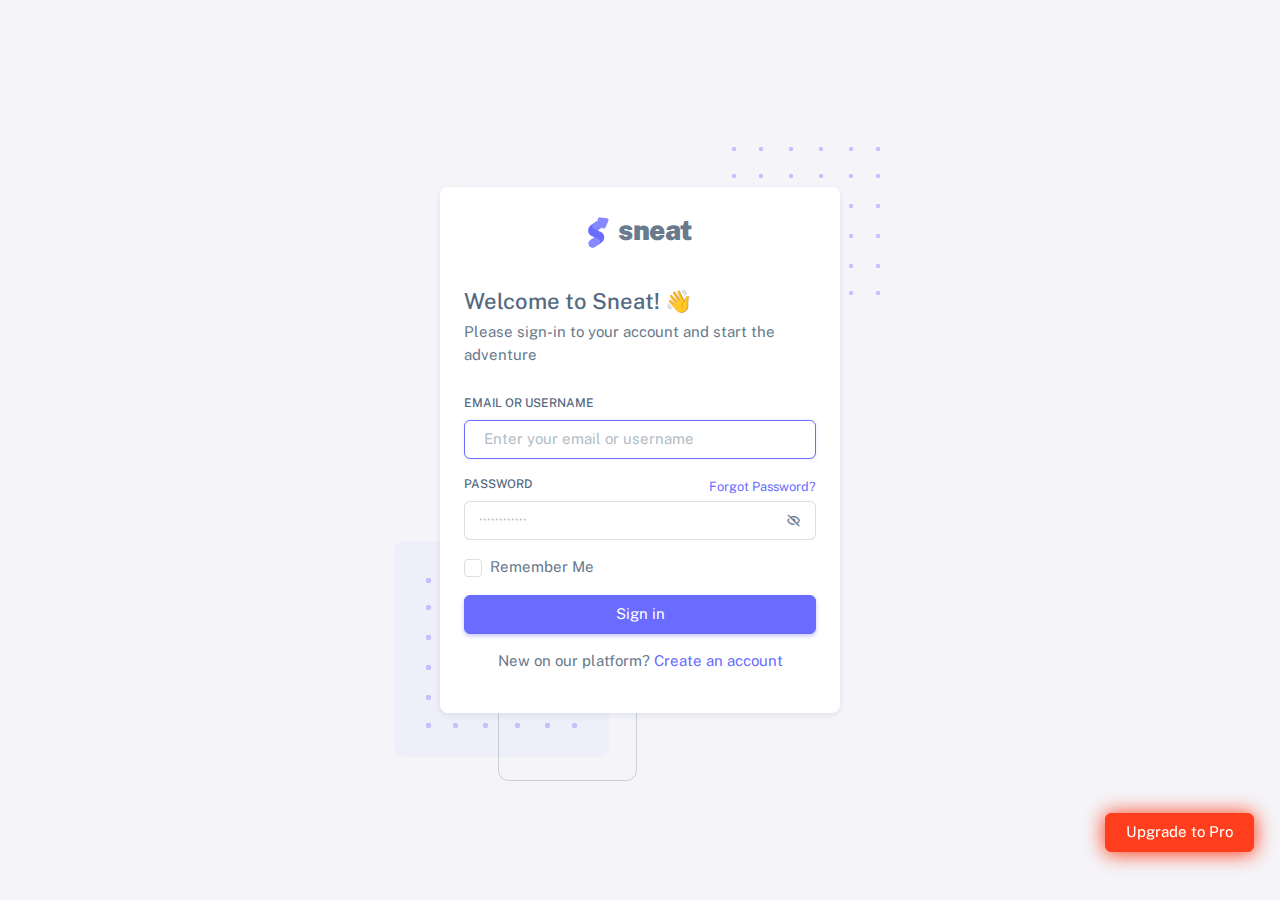
<file: static/sneat/html/auth-login-basic.html>
<!DOCTYPE html>

<html
  lang="en"
  class="light-style customizer-hide"
  dir="ltr"
  data-theme="theme-default"
  data-assets-path="../assets/"
  data-template="vertical-menu-template-free"
>
  <head>
    <meta charset="utf-8" />
    <meta
      name="viewport"
      content="width=device-width, initial-scale=1.0, user-scalable=no, minimum-scale=1.0, maximum-scale=1.0"
    />

    <title>Login Basic - Pages | Sneat - Bootstrap 5 HTML Admin Template - Pro</title>

    <meta name="description" content="" />

    <!-- Favicon -->
    <link rel="icon" type="image/x-icon" href="../assets/img/favicon/favicon.ico" />

    <!-- Fonts -->
    <link rel="preconnect" href="https://fonts.googleapis.com" />
    <link rel="preconnect" href="https://fonts.gstatic.com" crossorigin />
    <link
      href="https://fonts.googleapis.com/css2?family=Public+Sans:ital,wght@0,300;0,400;0,500;0,600;0,700;1,300;1,400;1,500;1,600;1,700&display=swap"
      rel="stylesheet"
    />

    <!-- Icons. Uncomment required icon fonts -->
    <link rel="stylesheet" href="../assets/vendor/fonts/boxicons.css" />

    <!-- Core CSS -->
    <link rel="stylesheet" href="../assets/vendor/css/core.css" class="template-customizer-core-css" />
    <link rel="stylesheet" href="../assets/vendor/css/theme-default.css" class="template-customizer-theme-css" />
    <link rel="stylesheet" href="../assets/css/demo.css" />

    <!-- Vendors CSS -->
    <link rel="stylesheet" href="../assets/vendor/libs/perfect-scrollbar/perfect-scrollbar.css" />

    <!-- Page CSS -->
    <!-- Page -->
    <link rel="stylesheet" href="../assets/vendor/css/pages/page-auth.css" />
    <!-- Helpers -->
    <script src="../assets/vendor/js/helpers.js"></script>

    <!--! Template customizer & Theme config files MUST be included after core stylesheets and helpers.js in the <head> section -->
    <!--? Config:  Mandatory theme config file contain global vars & default theme options, Set your preferred theme option in this file.  -->
    <script src="../assets/js/config.js"></script>
  </head>

  <body>
    <!-- Content -->

    <div class="container-xxl">
      <div class="authentication-wrapper authentication-basic container-p-y">
        <div class="authentication-inner">
          <!-- Register -->
          <div class="card">
            <div class="card-body">
              <!-- Logo -->
              <div class="app-brand justify-content-center">
                <a href="index.html" class="app-brand-link gap-2">
                  <span class="app-brand-logo demo">
                    <svg
                      width="25"
                      viewBox="0 0 25 42"
                      version="1.1"
                      xmlns="http://www.w3.org/2000/svg"
                      xmlns:xlink="http://www.w3.org/1999/xlink"
                    >
                      <defs>
                        <path
                          d="M13.7918663,0.358365126 L3.39788168,7.44174259 C0.566865006,9.69408886 -0.379795268,12.4788597 0.557900856,15.7960551 C0.68998853,16.2305145 1.09562888,17.7872135 3.12357076,19.2293357 C3.8146334,19.7207684 5.32369333,20.3834223 7.65075054,21.2172976 L7.59773219,21.2525164 L2.63468769,24.5493413 C0.445452254,26.3002124 0.0884951797,28.5083815 1.56381646,31.1738486 C2.83770406,32.8170431 5.20850219,33.2640127 7.09180128,32.5391577 C8.347334,32.0559211 11.4559176,30.0011079 16.4175519,26.3747182 C18.0338572,24.4997857 18.6973423,22.4544883 18.4080071,20.2388261 C17.963753,17.5346866 16.1776345,15.5799961 13.0496516,14.3747546 L10.9194936,13.4715819 L18.6192054,7.984237 L13.7918663,0.358365126 Z"
                          id="path-1"
                        ></path>
                        <path
                          d="M5.47320593,6.00457225 C4.05321814,8.216144 4.36334763,10.0722806 6.40359441,11.5729822 C8.61520715,12.571656 10.0999176,13.2171421 10.8577257,13.5094407 L15.5088241,14.433041 L18.6192054,7.984237 C15.5364148,3.11535317 13.9273018,0.573395879 13.7918663,0.358365126 C13.5790555,0.511491653 10.8061687,2.3935607 5.47320593,6.00457225 Z"
                          id="path-3"
                        ></path>
                        <path
                          d="M7.50063644,21.2294429 L12.3234468,23.3159332 C14.1688022,24.7579751 14.397098,26.4880487 13.008334,28.506154 C11.6195701,30.5242593 10.3099883,31.790241 9.07958868,32.3040991 C5.78142938,33.4346997 4.13234973,34 4.13234973,34 C4.13234973,34 2.75489982,33.0538207 2.37032616e-14,31.1614621 C-0.55822714,27.8186216 -0.55822714,26.0572515 -4.05231404e-15,25.8773518 C0.83734071,25.6075023 2.77988457,22.8248993 3.3049379,22.52991 C3.65497346,22.3332504 5.05353963,21.8997614 7.50063644,21.2294429 Z"
                          id="path-4"
                        ></path>
                        <path
                          d="M20.6,7.13333333 L25.6,13.8 C26.2627417,14.6836556 26.0836556,15.9372583 25.2,16.6 C24.8538077,16.8596443 24.4327404,17 24,17 L14,17 C12.8954305,17 12,16.1045695 12,15 C12,14.5672596 12.1403557,14.1461923 12.4,13.8 L17.4,7.13333333 C18.0627417,6.24967773 19.3163444,6.07059163 20.2,6.73333333 C20.3516113,6.84704183 20.4862915,6.981722 20.6,7.13333333 Z"
                          id="path-5"
                        ></path>
                      </defs>
                      <g id="g-app-brand" stroke="none" stroke-width="1" fill="none" fill-rule="evenodd">
                        <g id="Brand-Logo" transform="translate(-27.000000, -15.000000)">
                          <g id="Icon" transform="translate(27.000000, 15.000000)">
                            <g id="Mask" transform="translate(0.000000, 8.000000)">
                              <mask id="mask-2" fill="white">
                                <use xlink:href="#path-1"></use>
                              </mask>
                              <use fill="#696cff" xlink:href="#path-1"></use>
                              <g id="Path-3" mask="url(#mask-2)">
                                <use fill="#696cff" xlink:href="#path-3"></use>
                                <use fill-opacity="0.2" fill="#FFFFFF" xlink:href="#path-3"></use>
                              </g>
                              <g id="Path-4" mask="url(#mask-2)">
                                <use fill="#696cff" xlink:href="#path-4"></use>
                                <use fill-opacity="0.2" fill="#FFFFFF" xlink:href="#path-4"></use>
                              </g>
                            </g>
                            <g
                              id="Triangle"
                              transform="translate(19.000000, 11.000000) rotate(-300.000000) translate(-19.000000, -11.000000) "
                            >
                              <use fill="#696cff" xlink:href="#path-5"></use>
                              <use fill-opacity="0.2" fill="#FFFFFF" xlink:href="#path-5"></use>
                            </g>
                          </g>
                        </g>
                      </g>
                    </svg>
                  </span>
                  <span class="app-brand-text demo text-body fw-bolder">Sneat</span>
                </a>
              </div>
              <!-- /Logo -->
              <h4 class="mb-2">Welcome to Sneat! 👋</h4>
              <p class="mb-4">Please sign-in to your account and start the adventure</p>

              <form id="formAuthentication" class="mb-3" action="index.html" method="POST">
                <div class="mb-3">
                  <label for="email" class="form-label">Email or Username</label>
                  <input
                    type="text"
                    class="form-control"
                    id="email"
                    name="email-username"
                    placeholder="Enter your email or username"
                    autofocus
                  />
                </div>
                <div class="mb-3 form-password-toggle">
                  <div class="d-flex justify-content-between">
                    <label class="form-label" for="password">Password</label>
                    <a href="auth-forgot-password-basic.html">
                      <small>Forgot Password?</small>
                    </a>
                  </div>
                  <div class="input-group input-group-merge">
                    <input
                      type="password"
                      id="password"
                      class="form-control"
                      name="password"
                      placeholder="&#xb7;&#xb7;&#xb7;&#xb7;&#xb7;&#xb7;&#xb7;&#xb7;&#xb7;&#xb7;&#xb7;&#xb7;"
                      aria-describedby="password"
                    />
                    <span class="input-group-text cursor-pointer"><i class="bx bx-hide"></i></span>
                  </div>
                </div>
                <div class="mb-3">
                  <div class="form-check">
                    <input class="form-check-input" type="checkbox" id="remember-me" />
                    <label class="form-check-label" for="remember-me"> Remember Me </label>
                  </div>
                </div>
                <div class="mb-3">
                  <button class="btn btn-primary d-grid w-100" type="submit">Sign in</button>
                </div>
              </form>

              <p class="text-center">
                <span>New on our platform?</span>
                <a href="auth-register-basic.html">
                  <span>Create an account</span>
                </a>
              </p>
            </div>
          </div>
          <!-- /Register -->
        </div>
      </div>
    </div>

    <!-- / Content -->

    <div class="buy-now">
      <a
        href="https://themeselection.com/products/sneat-bootstrap-html-admin-template/"
        target="_blank"
        class="btn btn-danger btn-buy-now"
        >Upgrade to Pro</a
      >
    </div>

    <!-- Core JS -->
    <!-- build:js assets/vendor/js/core.js -->
    <script src="../assets/vendor/libs/jquery/jquery.js"></script>
    <script src="../assets/vendor/libs/popper/popper.js"></script>
    <script src="../assets/vendor/js/bootstrap.js"></script>
    <script src="../assets/vendor/libs/perfect-scrollbar/perfect-scrollbar.js"></script>

    <script src="../assets/vendor/js/menu.js"></script>
    <!-- endbuild -->

    <!-- Vendors JS -->

    <!-- Main JS -->
    <script src="../assets/js/main.js"></script>

    <!-- Page JS -->

    <!-- Place this tag in your head or just before your close body tag. -->
    <script async defer src="https://buttons.github.io/buttons.js"></script>
  </body>
</html>
</file>
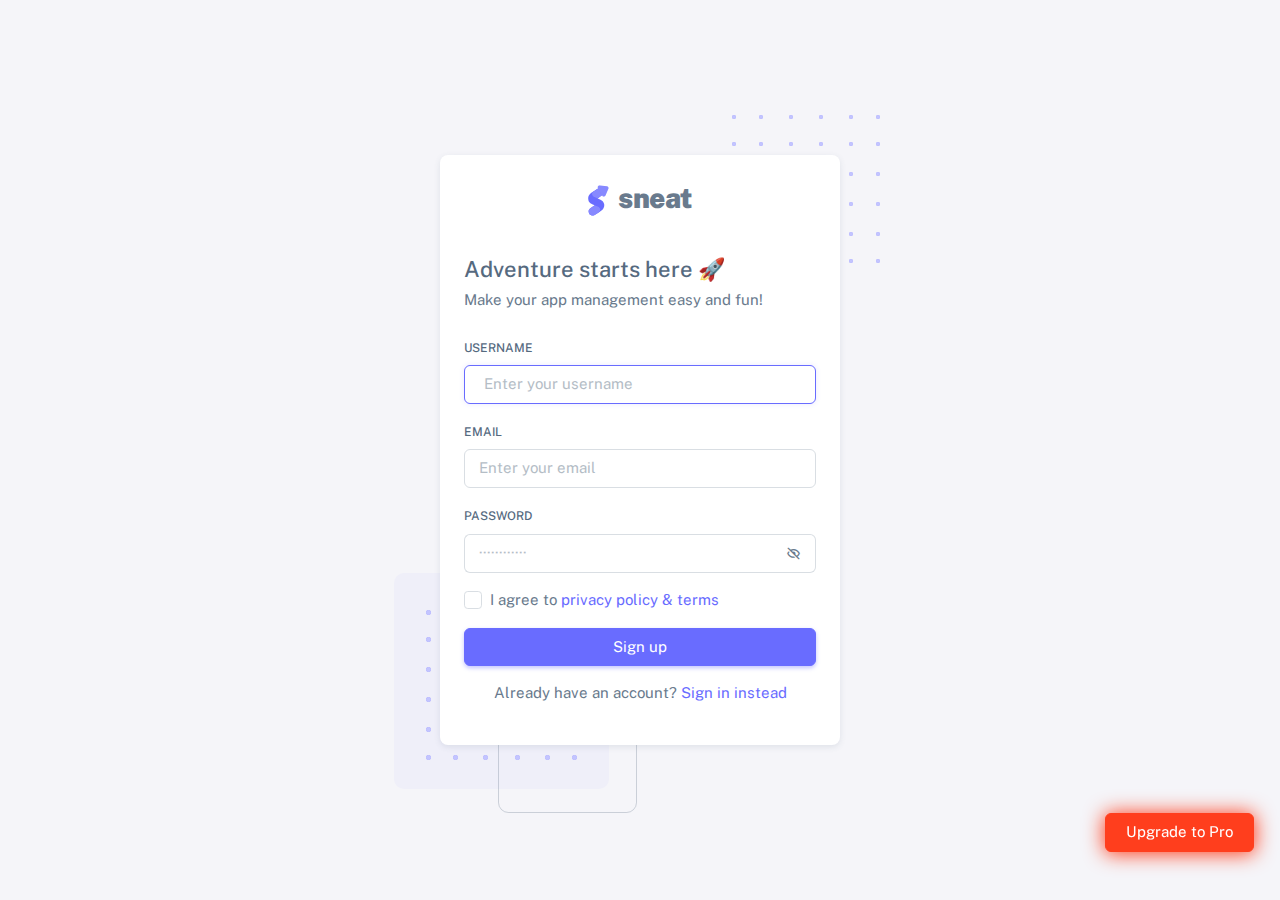
<file: static/sneat/html/auth-register-basic.html>
<!DOCTYPE html>

<html
  lang="en"
  class="light-style customizer-hide"
  dir="ltr"
  data-theme="theme-default"
  data-assets-path="../assets/"
  data-template="vertical-menu-template-free"
>
  <head>
    <meta charset="utf-8" />
    <meta
      name="viewport"
      content="width=device-width, initial-scale=1.0, user-scalable=no, minimum-scale=1.0, maximum-scale=1.0"
    />

    <title>Register Basic - Pages | Sneat - Bootstrap 5 HTML Admin Template - Pro</title>

    <meta name="description" content="" />

    <!-- Favicon -->
    <link rel="icon" type="image/x-icon" href="../assets/img/favicon/favicon.ico" />

    <!-- Fonts -->
    <link rel="preconnect" href="https://fonts.googleapis.com" />
    <link rel="preconnect" href="https://fonts.gstatic.com" crossorigin />
    <link
      href="https://fonts.googleapis.com/css2?family=Public+Sans:ital,wght@0,300;0,400;0,500;0,600;0,700;1,300;1,400;1,500;1,600;1,700&display=swap"
      rel="stylesheet"
    />

    <!-- Icons. Uncomment required icon fonts -->
    <link rel="stylesheet" href="../assets/vendor/fonts/boxicons.css" />

    <!-- Core CSS -->
    <link rel="stylesheet" href="../assets/vendor/css/core.css" class="template-customizer-core-css" />
    <link rel="stylesheet" href="../assets/vendor/css/theme-default.css" class="template-customizer-theme-css" />
    <link rel="stylesheet" href="../assets/css/demo.css" />

    <!-- Vendors CSS -->
    <link rel="stylesheet" href="../assets/vendor/libs/perfect-scrollbar/perfect-scrollbar.css" />

    <!-- Page CSS -->
    <!-- Page -->
    <link rel="stylesheet" href="../assets/vendor/css/pages/page-auth.css" />
    <!-- Helpers -->
    <script src="../assets/vendor/js/helpers.js"></script>

    <!--! Template customizer & Theme config files MUST be included after core stylesheets and helpers.js in the <head> section -->
    <!--? Config:  Mandatory theme config file contain global vars & default theme options, Set your preferred theme option in this file.  -->
    <script src="../assets/js/config.js"></script>
  </head>

  <body>
    <!-- Content -->

    <div class="container-xxl">
      <div class="authentication-wrapper authentication-basic container-p-y">
        <div class="authentication-inner">
          <!-- Register Card -->
          <div class="card">
            <div class="card-body">
              <!-- Logo -->
              <div class="app-brand justify-content-center">
                <a href="index.html" class="app-brand-link gap-2">
                  <span class="app-brand-logo demo">
                    <svg
                      width="25"
                      viewBox="0 0 25 42"
                      version="1.1"
                      xmlns="http://www.w3.org/2000/svg"
                      xmlns:xlink="http://www.w3.org/1999/xlink"
                    >
                      <defs>
                        <path
                          d="M13.7918663,0.358365126 L3.39788168,7.44174259 C0.566865006,9.69408886 -0.379795268,12.4788597 0.557900856,15.7960551 C0.68998853,16.2305145 1.09562888,17.7872135 3.12357076,19.2293357 C3.8146334,19.7207684 5.32369333,20.3834223 7.65075054,21.2172976 L7.59773219,21.2525164 L2.63468769,24.5493413 C0.445452254,26.3002124 0.0884951797,28.5083815 1.56381646,31.1738486 C2.83770406,32.8170431 5.20850219,33.2640127 7.09180128,32.5391577 C8.347334,32.0559211 11.4559176,30.0011079 16.4175519,26.3747182 C18.0338572,24.4997857 18.6973423,22.4544883 18.4080071,20.2388261 C17.963753,17.5346866 16.1776345,15.5799961 13.0496516,14.3747546 L10.9194936,13.4715819 L18.6192054,7.984237 L13.7918663,0.358365126 Z"
                          id="path-1"
                        ></path>
                        <path
                          d="M5.47320593,6.00457225 C4.05321814,8.216144 4.36334763,10.0722806 6.40359441,11.5729822 C8.61520715,12.571656 10.0999176,13.2171421 10.8577257,13.5094407 L15.5088241,14.433041 L18.6192054,7.984237 C15.5364148,3.11535317 13.9273018,0.573395879 13.7918663,0.358365126 C13.5790555,0.511491653 10.8061687,2.3935607 5.47320593,6.00457225 Z"
                          id="path-3"
                        ></path>
                        <path
                          d="M7.50063644,21.2294429 L12.3234468,23.3159332 C14.1688022,24.7579751 14.397098,26.4880487 13.008334,28.506154 C11.6195701,30.5242593 10.3099883,31.790241 9.07958868,32.3040991 C5.78142938,33.4346997 4.13234973,34 4.13234973,34 C4.13234973,34 2.75489982,33.0538207 2.37032616e-14,31.1614621 C-0.55822714,27.8186216 -0.55822714,26.0572515 -4.05231404e-15,25.8773518 C0.83734071,25.6075023 2.77988457,22.8248993 3.3049379,22.52991 C3.65497346,22.3332504 5.05353963,21.8997614 7.50063644,21.2294429 Z"
                          id="path-4"
                        ></path>
                        <path
                          d="M20.6,7.13333333 L25.6,13.8 C26.2627417,14.6836556 26.0836556,15.9372583 25.2,16.6 C24.8538077,16.8596443 24.4327404,17 24,17 L14,17 C12.8954305,17 12,16.1045695 12,15 C12,14.5672596 12.1403557,14.1461923 12.4,13.8 L17.4,7.13333333 C18.0627417,6.24967773 19.3163444,6.07059163 20.2,6.73333333 C20.3516113,6.84704183 20.4862915,6.981722 20.6,7.13333333 Z"
                          id="path-5"
                        ></path>
                      </defs>
                      <g id="g-app-brand" stroke="none" stroke-width="1" fill="none" fill-rule="evenodd">
                        <g id="Brand-Logo" transform="translate(-27.000000, -15.000000)">
                          <g id="Icon" transform="translate(27.000000, 15.000000)">
                            <g id="Mask" transform="translate(0.000000, 8.000000)">
                              <mask id="mask-2" fill="white">
                                <use xlink:href="#path-1"></use>
                              </mask>
                              <use fill="#696cff" xlink:href="#path-1"></use>
                              <g id="Path-3" mask="url(#mask-2)">
                                <use fill="#696cff" xlink:href="#path-3"></use>
                                <use fill-opacity="0.2" fill="#FFFFFF" xlink:href="#path-3"></use>
                              </g>
                              <g id="Path-4" mask="url(#mask-2)">
                                <use fill="#696cff" xlink:href="#path-4"></use>
                                <use fill-opacity="0.2" fill="#FFFFFF" xlink:href="#path-4"></use>
                              </g>
                            </g>
                            <g
                              id="Triangle"
                              transform="translate(19.000000, 11.000000) rotate(-300.000000) translate(-19.000000, -11.000000) "
                            >
                              <use fill="#696cff" xlink:href="#path-5"></use>
                              <use fill-opacity="0.2" fill="#FFFFFF" xlink:href="#path-5"></use>
                            </g>
                          </g>
                        </g>
                      </g>
                    </svg>
                  </span>
                  <span class="app-brand-text demo text-body fw-bolder">Sneat</span>
                </a>
              </div>
              <!-- /Logo -->
              <h4 class="mb-2">Adventure starts here 🚀</h4>
              <p class="mb-4">Make your app management easy and fun!</p>

              <form id="formAuthentication" class="mb-3" action="index.html" method="POST">
                <div class="mb-3">
                  <label for="username" class="form-label">Username</label>
                  <input
                    type="text"
                    class="form-control"
                    id="username"
                    name="username"
                    placeholder="Enter your username"
                    autofocus
                  />
                </div>
                <div class="mb-3">
                  <label for="email" class="form-label">Email</label>
                  <input type="text" class="form-control" id="email" name="email" placeholder="Enter your email" />
                </div>
                <div class="mb-3 form-password-toggle">
                  <label class="form-label" for="password">Password</label>
                  <div class="input-group input-group-merge">
                    <input
                      type="password"
                      id="password"
                      class="form-control"
                      name="password"
                      placeholder="&#xb7;&#xb7;&#xb7;&#xb7;&#xb7;&#xb7;&#xb7;&#xb7;&#xb7;&#xb7;&#xb7;&#xb7;"
                      aria-describedby="password"
                    />
                    <span class="input-group-text cursor-pointer"><i class="bx bx-hide"></i></span>
                  </div>
                </div>

                <div class="mb-3">
                  <div class="form-check">
                    <input class="form-check-input" type="checkbox" id="terms-conditions" name="terms" />
                    <label class="form-check-label" for="terms-conditions">
                      I agree to
                      <a href="javascript:void(0);">privacy policy & terms</a>
                    </label>
                  </div>
                </div>
                <button class="btn btn-primary d-grid w-100">Sign up</button>
              </form>

              <p class="text-center">
                <span>Already have an account?</span>
                <a href="auth-login-basic.html">
                  <span>Sign in instead</span>
                </a>
              </p>
            </div>
          </div>
          <!-- Register Card -->
        </div>
      </div>
    </div>

    <!-- / Content -->

    <div class="buy-now">
      <a
        href="https://themeselection.com/products/sneat-bootstrap-html-admin-template/"
        target="_blank"
        class="btn btn-danger btn-buy-now"
        >Upgrade to Pro</a
      >
    </div>

    <!-- Core JS -->
    <!-- build:js assets/vendor/js/core.js -->
    <script src="../assets/vendor/libs/jquery/jquery.js"></script>
    <script src="../assets/vendor/libs/popper/popper.js"></script>
    <script src="../assets/vendor/js/bootstrap.js"></script>
    <script src="../assets/vendor/libs/perfect-scrollbar/perfect-scrollbar.js"></script>

    <script src="../assets/vendor/js/menu.js"></script>
    <!-- endbuild -->

    <!-- Vendors JS -->

    <!-- Main JS -->
    <script src="../assets/js/main.js"></script>

    <!-- Page JS -->

    <!-- Place this tag in your head or just before your close body tag. -->
    <script async defer src="https://buttons.github.io/buttons.js"></script>
  </body>
</html>
</file>
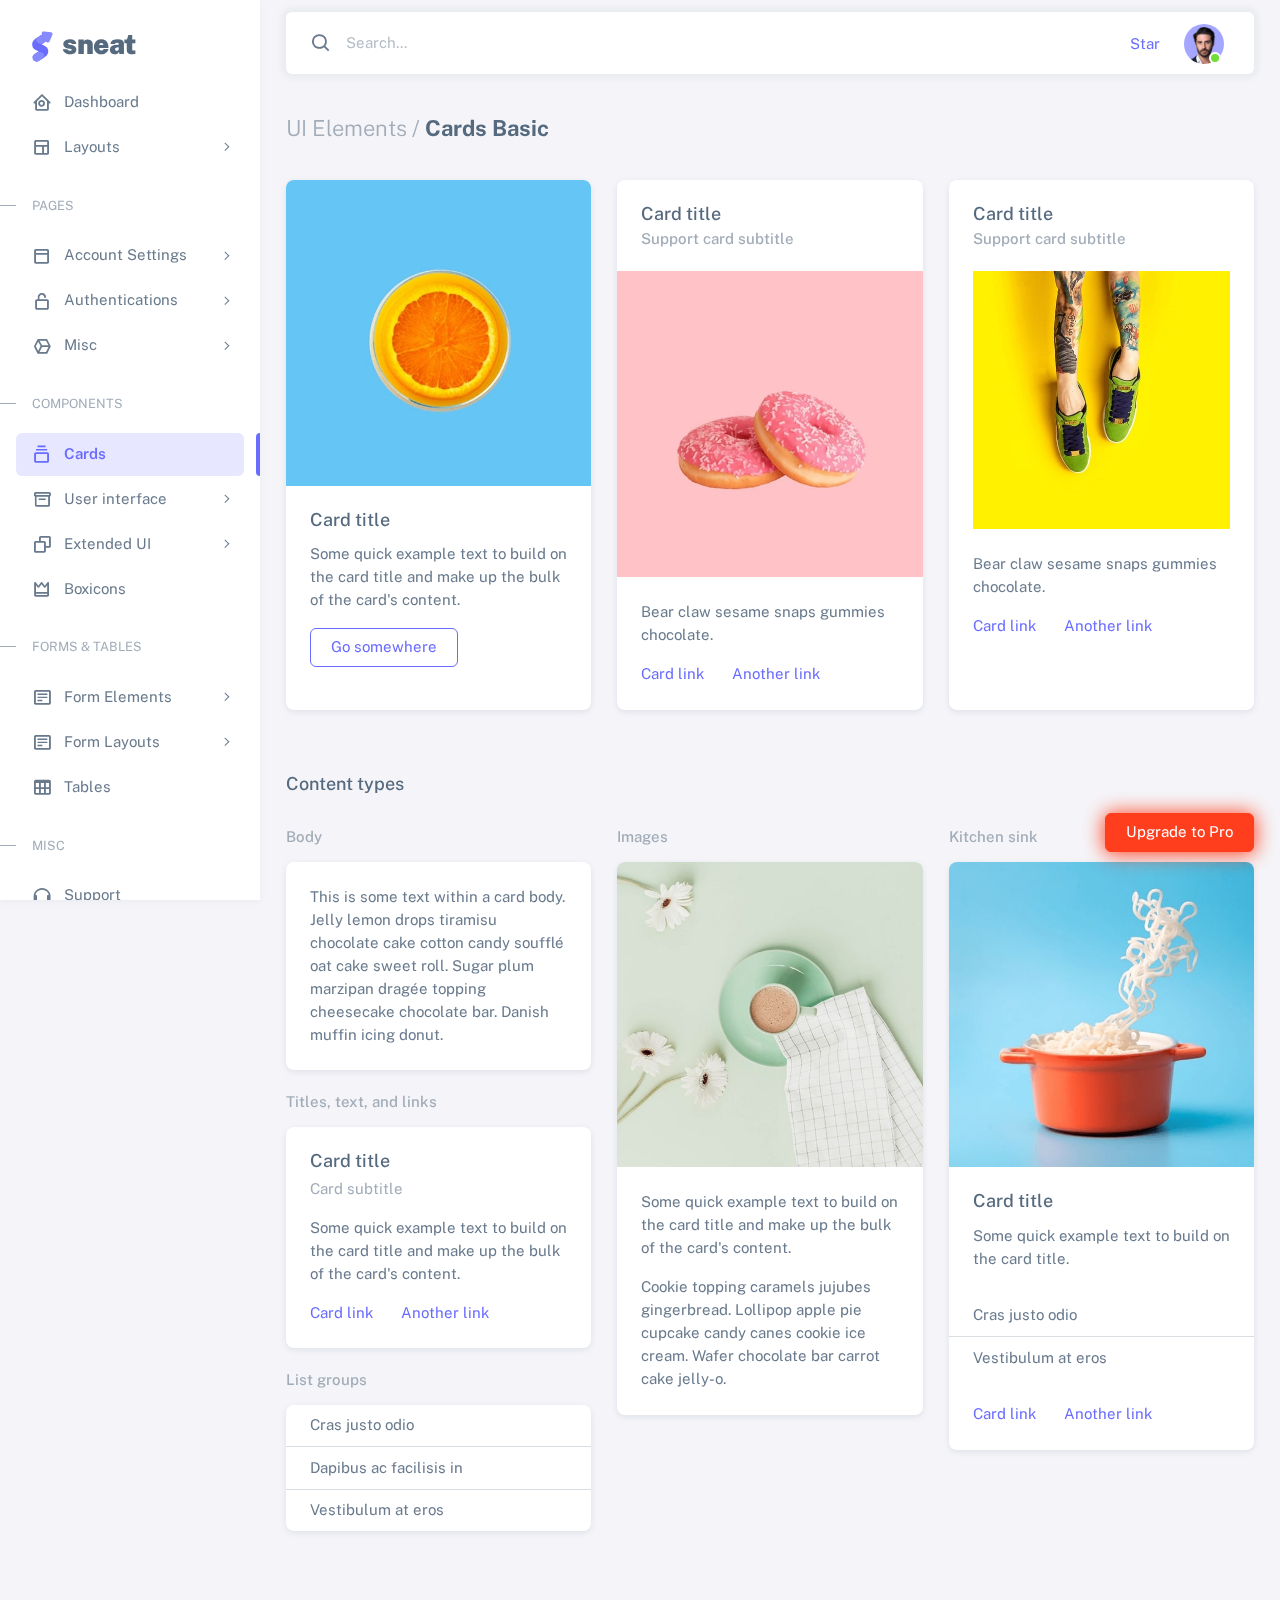
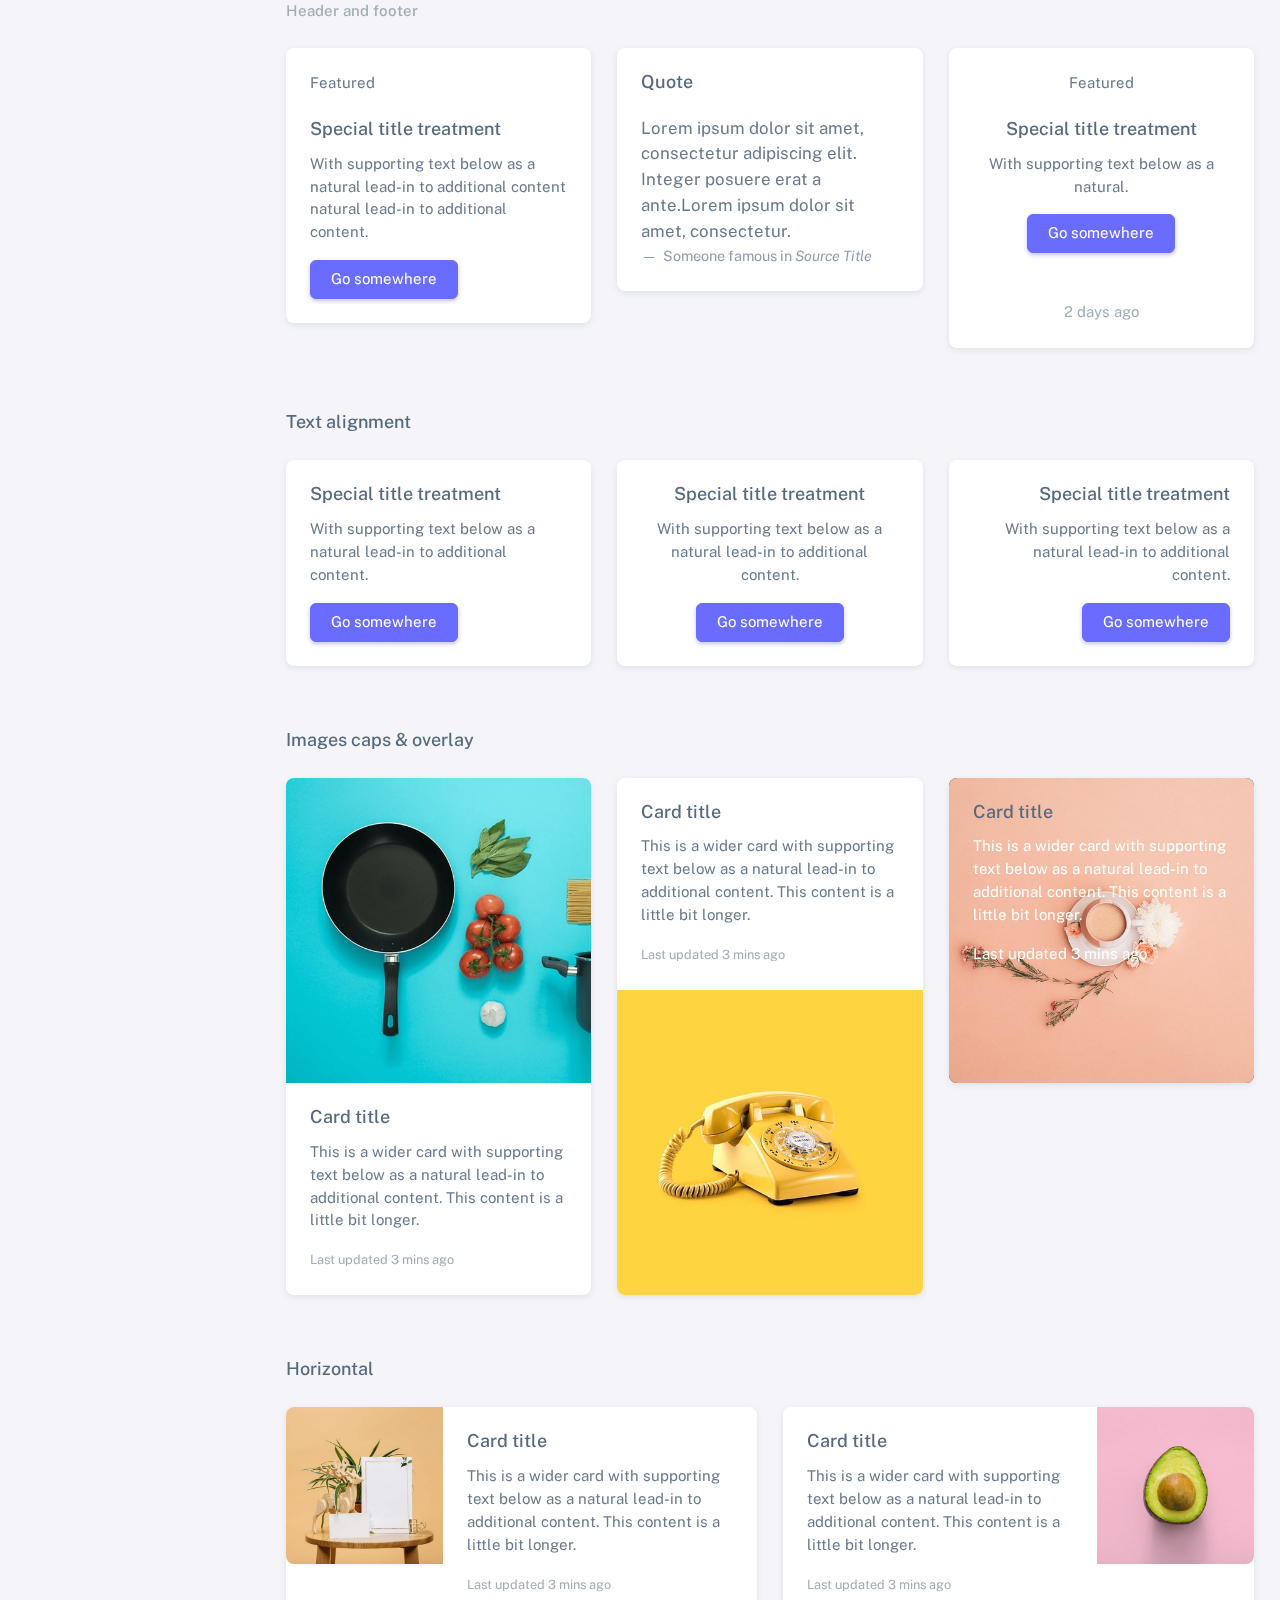
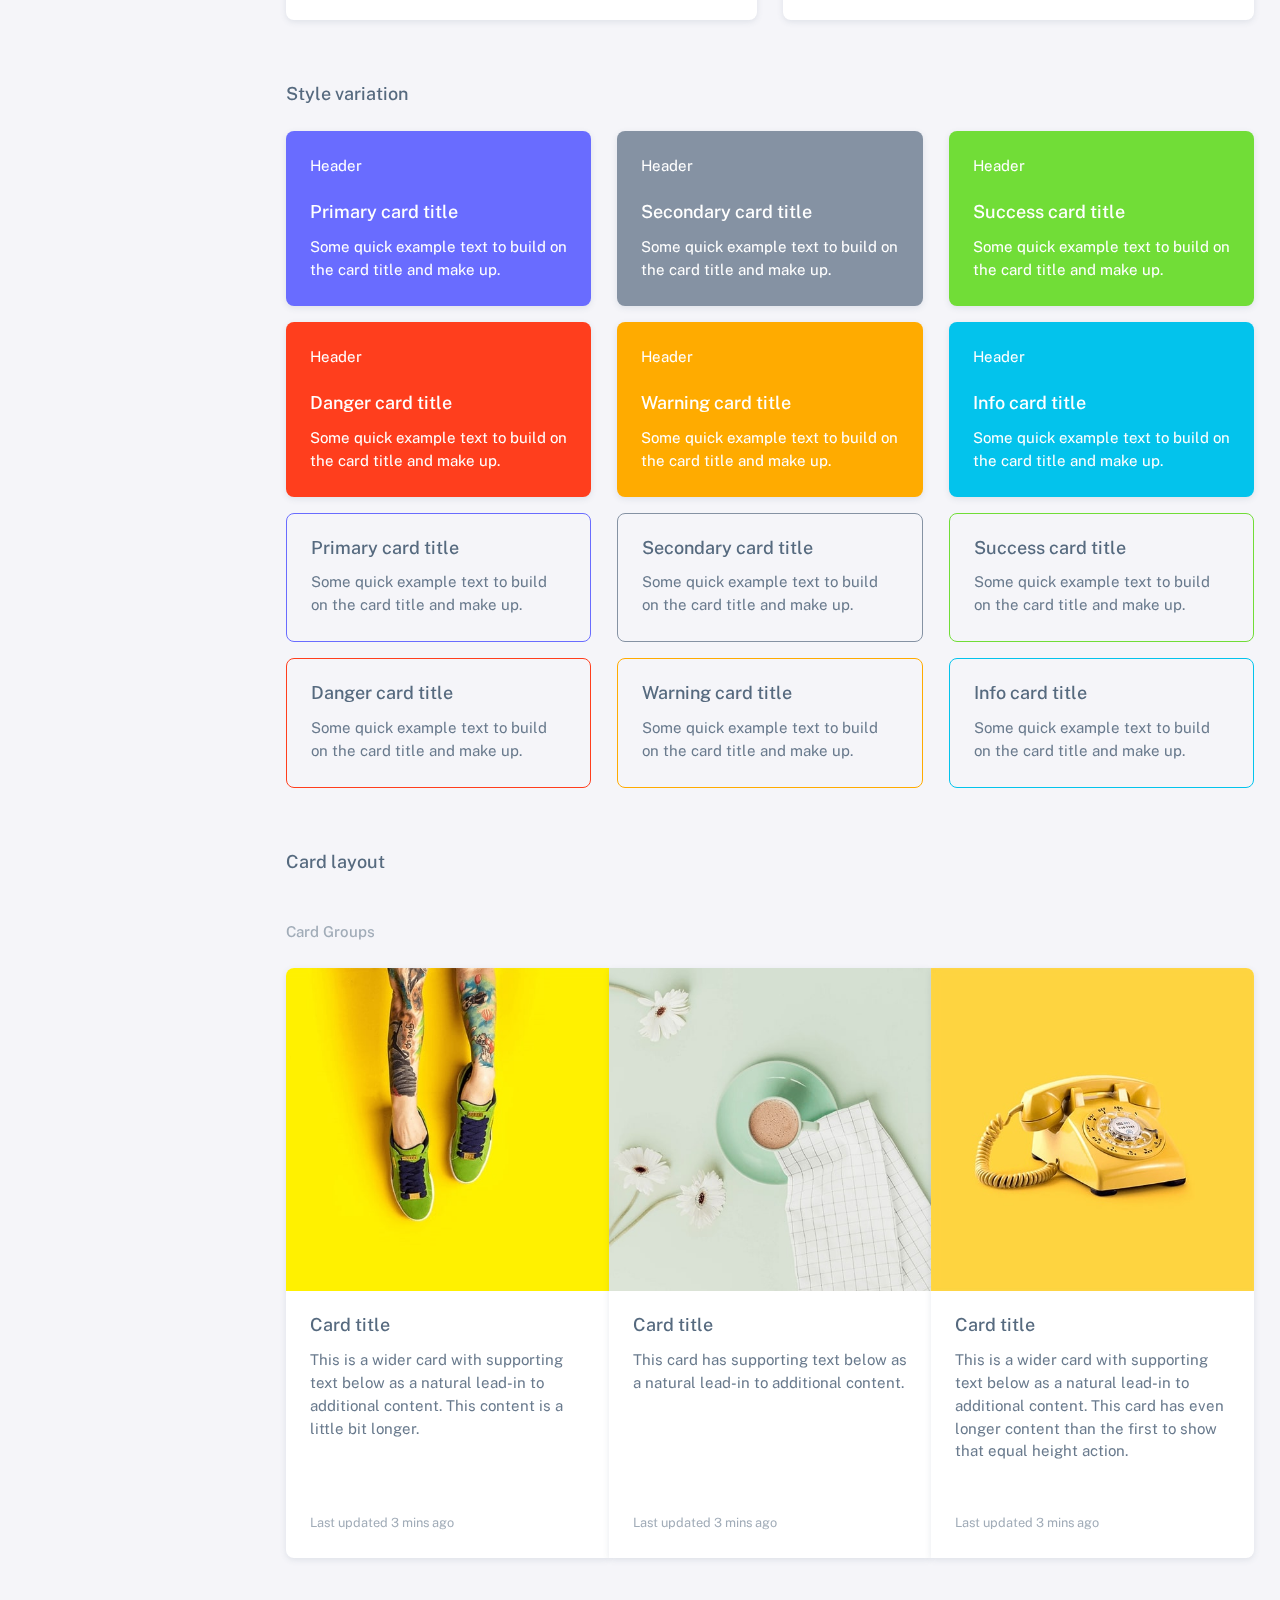
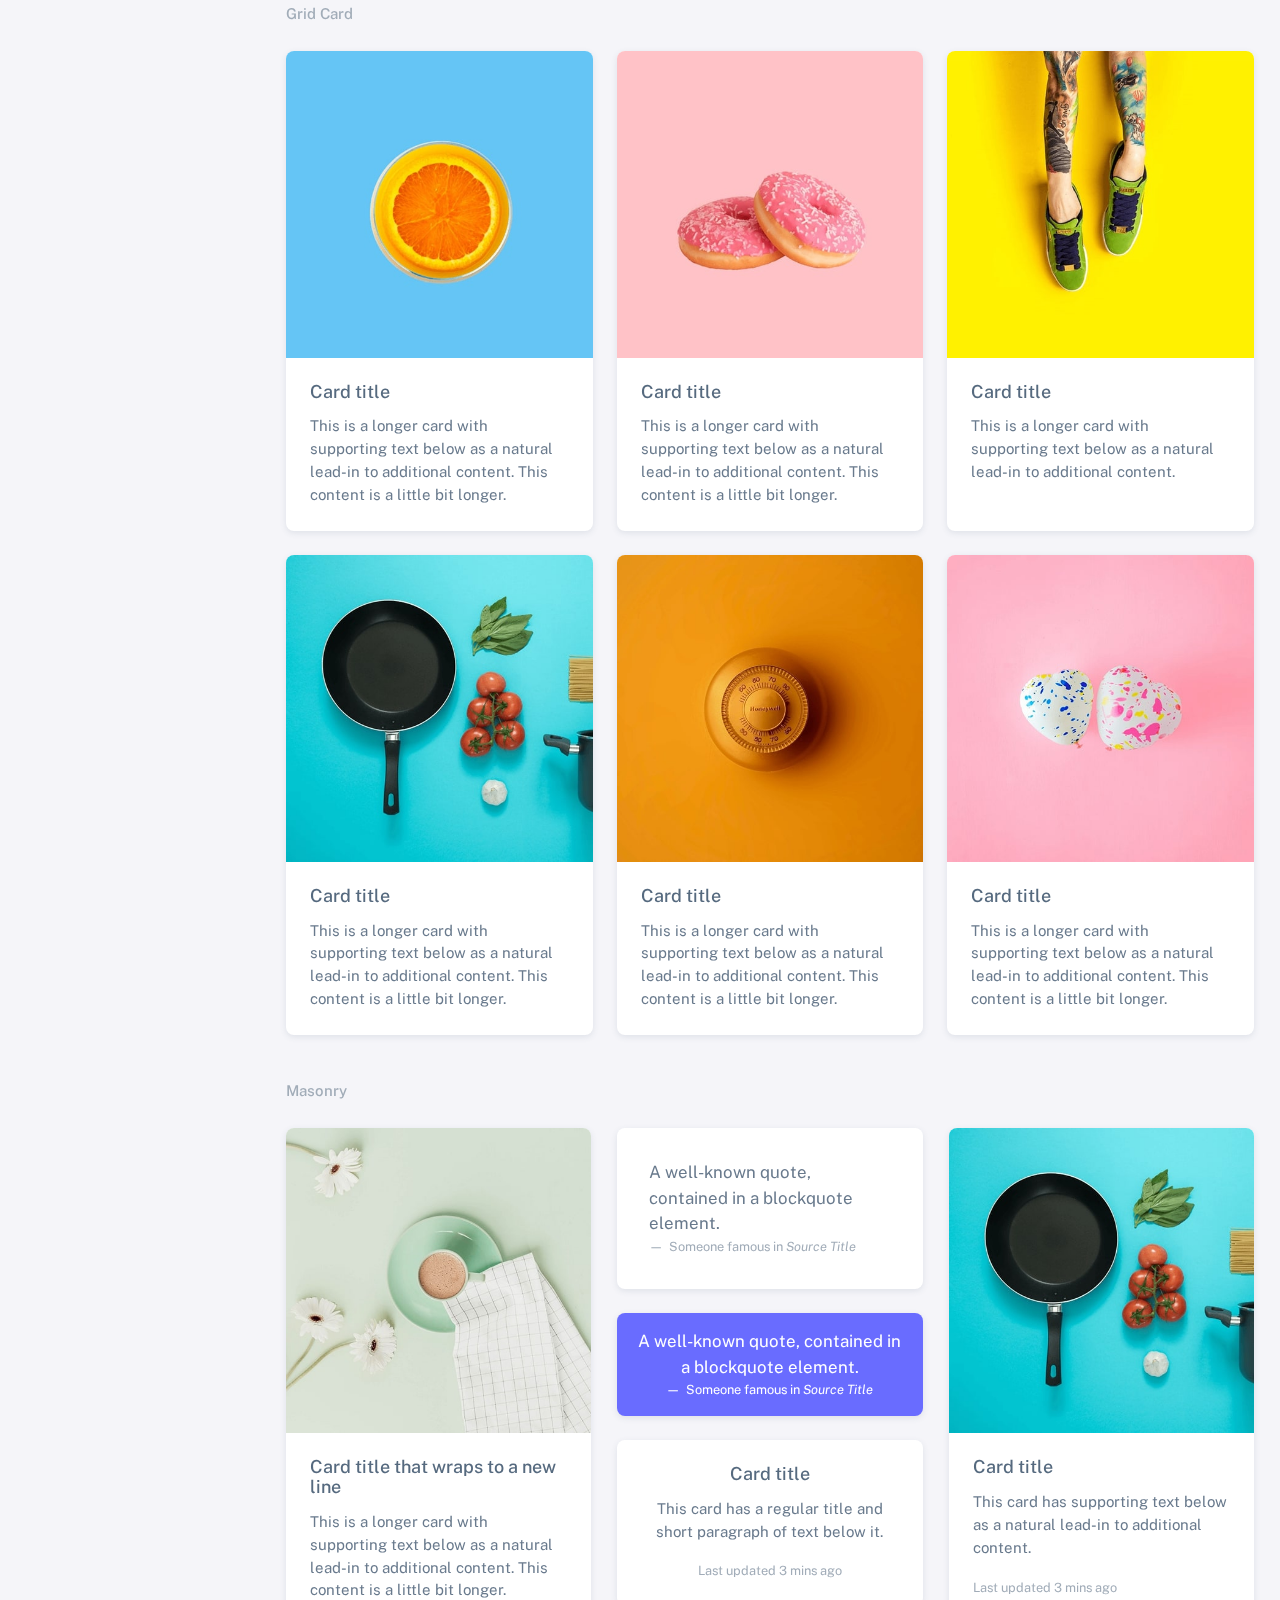
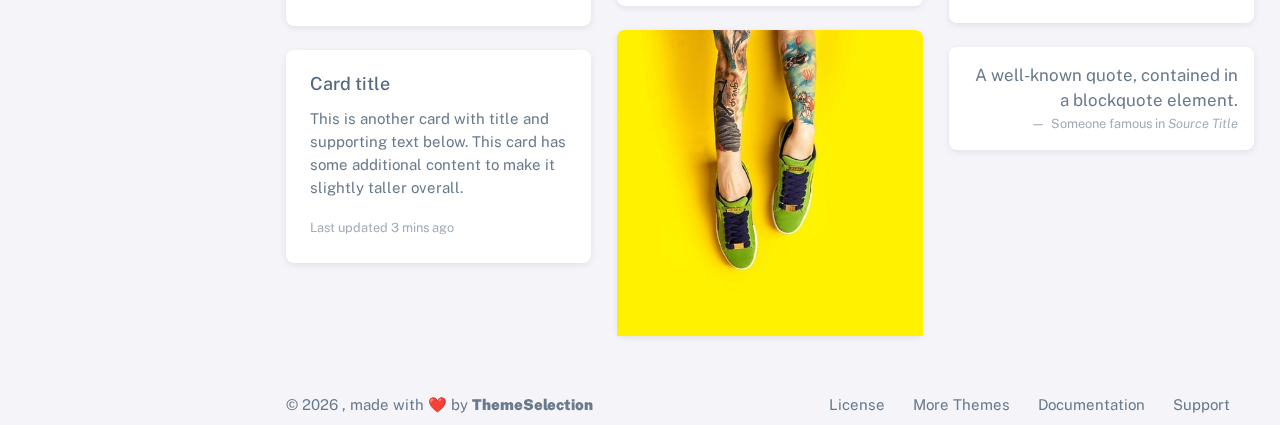
<file: static/sneat/html/cards-basic.html>
<!DOCTYPE html>

<html
  lang="en"
  class="light-style layout-menu-fixed"
  dir="ltr"
  data-theme="theme-default"
  data-assets-path="../assets/"
  data-template="vertical-menu-template-free"
>
  <head>
    <meta charset="utf-8" />
    <meta
      name="viewport"
      content="width=device-width, initial-scale=1.0, user-scalable=no, minimum-scale=1.0, maximum-scale=1.0"
    />

    <title>Cards basic - UI elements | Sneat - Bootstrap 5 HTML Admin Template - Pro</title>

    <meta name="description" content="" />

    <!-- Favicon -->
    <link rel="icon" type="image/x-icon" href="../assets/img/favicon/favicon.ico" />

    <!-- Fonts -->
    <link rel="preconnect" href="https://fonts.googleapis.com" />
    <link rel="preconnect" href="https://fonts.gstatic.com" crossorigin />
    <link
      href="https://fonts.googleapis.com/css2?family=Public+Sans:ital,wght@0,300;0,400;0,500;0,600;0,700;1,300;1,400;1,500;1,600;1,700&display=swap"
      rel="stylesheet"
    />

    <!-- Icons. Uncomment required icon fonts -->
    <link rel="stylesheet" href="../assets/vendor/fonts/boxicons.css" />

    <!-- Core CSS -->
    <link rel="stylesheet" href="../assets/vendor/css/core.css" class="template-customizer-core-css" />
    <link rel="stylesheet" href="../assets/vendor/css/theme-default.css" class="template-customizer-theme-css" />
    <link rel="stylesheet" href="../assets/css/demo.css" />

    <!-- Vendors CSS -->
    <link rel="stylesheet" href="../assets/vendor/libs/perfect-scrollbar/perfect-scrollbar.css" />

    <!-- Page CSS -->

    <!-- Helpers -->
    <script src="../assets/vendor/js/helpers.js"></script>

    <!--! Template customizer & Theme config files MUST be included after core stylesheets and helpers.js in the <head> section -->
    <!--? Config:  Mandatory theme config file contain global vars & default theme options, Set your preferred theme option in this file.  -->
    <script src="../assets/js/config.js"></script>
  </head>

  <body>
    <!-- Layout wrapper -->
    <div class="layout-wrapper layout-content-navbar">
      <div class="layout-container">
        <!-- Menu -->

        <aside id="layout-menu" class="layout-menu menu-vertical menu bg-menu-theme">
          <div class="app-brand demo">
            <a href="index.html" class="app-brand-link">
              <span class="app-brand-logo demo">
                <svg
                  width="25"
                  viewBox="0 0 25 42"
                  version="1.1"
                  xmlns="http://www.w3.org/2000/svg"
                  xmlns:xlink="http://www.w3.org/1999/xlink"
                >
                  <defs>
                    <path
                      d="M13.7918663,0.358365126 L3.39788168,7.44174259 C0.566865006,9.69408886 -0.379795268,12.4788597 0.557900856,15.7960551 C0.68998853,16.2305145 1.09562888,17.7872135 3.12357076,19.2293357 C3.8146334,19.7207684 5.32369333,20.3834223 7.65075054,21.2172976 L7.59773219,21.2525164 L2.63468769,24.5493413 C0.445452254,26.3002124 0.0884951797,28.5083815 1.56381646,31.1738486 C2.83770406,32.8170431 5.20850219,33.2640127 7.09180128,32.5391577 C8.347334,32.0559211 11.4559176,30.0011079 16.4175519,26.3747182 C18.0338572,24.4997857 18.6973423,22.4544883 18.4080071,20.2388261 C17.963753,17.5346866 16.1776345,15.5799961 13.0496516,14.3747546 L10.9194936,13.4715819 L18.6192054,7.984237 L13.7918663,0.358365126 Z"
                      id="path-1"
                    ></path>
                    <path
                      d="M5.47320593,6.00457225 C4.05321814,8.216144 4.36334763,10.0722806 6.40359441,11.5729822 C8.61520715,12.571656 10.0999176,13.2171421 10.8577257,13.5094407 L15.5088241,14.433041 L18.6192054,7.984237 C15.5364148,3.11535317 13.9273018,0.573395879 13.7918663,0.358365126 C13.5790555,0.511491653 10.8061687,2.3935607 5.47320593,6.00457225 Z"
                      id="path-3"
                    ></path>
                    <path
                      d="M7.50063644,21.2294429 L12.3234468,23.3159332 C14.1688022,24.7579751 14.397098,26.4880487 13.008334,28.506154 C11.6195701,30.5242593 10.3099883,31.790241 9.07958868,32.3040991 C5.78142938,33.4346997 4.13234973,34 4.13234973,34 C4.13234973,34 2.75489982,33.0538207 2.37032616e-14,31.1614621 C-0.55822714,27.8186216 -0.55822714,26.0572515 -4.05231404e-15,25.8773518 C0.83734071,25.6075023 2.77988457,22.8248993 3.3049379,22.52991 C3.65497346,22.3332504 5.05353963,21.8997614 7.50063644,21.2294429 Z"
                      id="path-4"
                    ></path>
                    <path
                      d="M20.6,7.13333333 L25.6,13.8 C26.2627417,14.6836556 26.0836556,15.9372583 25.2,16.6 C24.8538077,16.8596443 24.4327404,17 24,17 L14,17 C12.8954305,17 12,16.1045695 12,15 C12,14.5672596 12.1403557,14.1461923 12.4,13.8 L17.4,7.13333333 C18.0627417,6.24967773 19.3163444,6.07059163 20.2,6.73333333 C20.3516113,6.84704183 20.4862915,6.981722 20.6,7.13333333 Z"
                      id="path-5"
                    ></path>
                  </defs>
                  <g id="g-app-brand" stroke="none" stroke-width="1" fill="none" fill-rule="evenodd">
                    <g id="Brand-Logo" transform="translate(-27.000000, -15.000000)">
                      <g id="Icon" transform="translate(27.000000, 15.000000)">
                        <g id="Mask" transform="translate(0.000000, 8.000000)">
                          <mask id="mask-2" fill="white">
                            <use xlink:href="#path-1"></use>
                          </mask>
                          <use fill="#696cff" xlink:href="#path-1"></use>
                          <g id="Path-3" mask="url(#mask-2)">
                            <use fill="#696cff" xlink:href="#path-3"></use>
                            <use fill-opacity="0.2" fill="#FFFFFF" xlink:href="#path-3"></use>
                          </g>
                          <g id="Path-4" mask="url(#mask-2)">
                            <use fill="#696cff" xlink:href="#path-4"></use>
                            <use fill-opacity="0.2" fill="#FFFFFF" xlink:href="#path-4"></use>
                          </g>
                        </g>
                        <g
                          id="Triangle"
                          transform="translate(19.000000, 11.000000) rotate(-300.000000) translate(-19.000000, -11.000000) "
                        >
                          <use fill="#696cff" xlink:href="#path-5"></use>
                          <use fill-opacity="0.2" fill="#FFFFFF" xlink:href="#path-5"></use>
                        </g>
                      </g>
                    </g>
                  </g>
                </svg>
              </span>
              <span class="app-brand-text demo menu-text fw-bolder ms-2">Sneat</span>
            </a>

            <a href="javascript:void(0);" class="layout-menu-toggle menu-link text-large ms-auto d-block d-xl-none">
              <i class="bx bx-chevron-left bx-sm align-middle"></i>
            </a>
          </div>

          <div class="menu-inner-shadow"></div>

          <ul class="menu-inner py-1">
            <!-- Dashboard -->
            <li class="menu-item">
              <a href="index.html" class="menu-link">
                <i class="menu-icon tf-icons bx bx-home-circle"></i>
                <div data-i18n="Analytics">Dashboard</div>
              </a>
            </li>

            <!-- Layouts -->
            <li class="menu-item">
              <a href="javascript:void(0);" class="menu-link menu-toggle">
                <i class="menu-icon tf-icons bx bx-layout"></i>
                <div data-i18n="Layouts">Layouts</div>
              </a>

              <ul class="menu-sub">
                <li class="menu-item">
                  <a href="layouts-without-menu.html" class="menu-link">
                    <div data-i18n="Without menu">Without menu</div>
                  </a>
                </li>
                <li class="menu-item">
                  <a href="layouts-without-navbar.html" class="menu-link">
                    <div data-i18n="Without navbar">Without navbar</div>
                  </a>
                </li>
                <li class="menu-item">
                  <a href="layouts-container.html" class="menu-link">
                    <div data-i18n="Container">Container</div>
                  </a>
                </li>
                <li class="menu-item">
                  <a href="layouts-fluid.html" class="menu-link">
                    <div data-i18n="Fluid">Fluid</div>
                  </a>
                </li>
                <li class="menu-item">
                  <a href="layouts-blank.html" class="menu-link">
                    <div data-i18n="Blank">Blank</div>
                  </a>
                </li>
              </ul>
            </li>

            <li class="menu-header small text-uppercase">
              <span class="menu-header-text">Pages</span>
            </li>
            <li class="menu-item">
              <a href="javascript:void(0);" class="menu-link menu-toggle">
                <i class="menu-icon tf-icons bx bx-dock-top"></i>
                <div data-i18n="Account Settings">Account Settings</div>
              </a>
              <ul class="menu-sub">
                <li class="menu-item">
                  <a href="pages-account-settings-account.html" class="menu-link">
                    <div data-i18n="Account">Account</div>
                  </a>
                </li>
                <li class="menu-item">
                  <a href="pages-account-settings-notifications.html" class="menu-link">
                    <div data-i18n="Notifications">Notifications</div>
                  </a>
                </li>
                <li class="menu-item">
                  <a href="pages-account-settings-connections.html" class="menu-link">
                    <div data-i18n="Connections">Connections</div>
                  </a>
                </li>
              </ul>
            </li>
            <li class="menu-item">
              <a href="javascript:void(0);" class="menu-link menu-toggle">
                <i class="menu-icon tf-icons bx bx-lock-open-alt"></i>
                <div data-i18n="Authentications">Authentications</div>
              </a>
              <ul class="menu-sub">
                <li class="menu-item">
                  <a href="auth-login-basic.html" class="menu-link" target="_blank">
                    <div data-i18n="Basic">Login</div>
                  </a>
                </li>
                <li class="menu-item">
                  <a href="auth-register-basic.html" class="menu-link" target="_blank">
                    <div data-i18n="Basic">Register</div>
                  </a>
                </li>
                <li class="menu-item">
                  <a href="auth-forgot-password-basic.html" class="menu-link" target="_blank">
                    <div data-i18n="Basic">Forgot Password</div>
                  </a>
                </li>
              </ul>
            </li>
            <li class="menu-item">
              <a href="javascript:void(0);" class="menu-link menu-toggle">
                <i class="menu-icon tf-icons bx bx-cube-alt"></i>
                <div data-i18n="Misc">Misc</div>
              </a>
              <ul class="menu-sub">
                <li class="menu-item">
                  <a href="pages-misc-error.html" class="menu-link">
                    <div data-i18n="Error">Error</div>
                  </a>
                </li>
                <li class="menu-item">
                  <a href="pages-misc-under-maintenance.html" class="menu-link">
                    <div data-i18n="Under Maintenance">Under Maintenance</div>
                  </a>
                </li>
              </ul>
            </li>
            <!-- Components -->
            <li class="menu-header small text-uppercase"><span class="menu-header-text">Components</span></li>
            <!-- Cards -->
            <li class="menu-item active">
              <a href="cards-basic.html" class="menu-link">
                <i class="menu-icon tf-icons bx bx-collection"></i>
                <div data-i18n="Basic">Cards</div>
              </a>
            </li>
            <!-- User interface -->
            <li class="menu-item">
              <a href="javascript:void(0)" class="menu-link menu-toggle">
                <i class="menu-icon tf-icons bx bx-box"></i>
                <div data-i18n="User interface">User interface</div>
              </a>
              <ul class="menu-sub">
                <li class="menu-item">
                  <a href="ui-accordion.html" class="menu-link">
                    <div data-i18n="Accordion">Accordion</div>
                  </a>
                </li>
                <li class="menu-item">
                  <a href="ui-alerts.html" class="menu-link">
                    <div data-i18n="Alerts">Alerts</div>
                  </a>
                </li>
                <li class="menu-item">
                  <a href="ui-badges.html" class="menu-link">
                    <div data-i18n="Badges">Badges</div>
                  </a>
                </li>
                <li class="menu-item">
                  <a href="ui-buttons.html" class="menu-link">
                    <div data-i18n="Buttons">Buttons</div>
                  </a>
                </li>
                <li class="menu-item">
                  <a href="ui-carousel.html" class="menu-link">
                    <div data-i18n="Carousel">Carousel</div>
                  </a>
                </li>
                <li class="menu-item">
                  <a href="ui-collapse.html" class="menu-link">
                    <div data-i18n="Collapse">Collapse</div>
                  </a>
                </li>
                <li class="menu-item">
                  <a href="ui-dropdowns.html" class="menu-link">
                    <div data-i18n="Dropdowns">Dropdowns</div>
                  </a>
                </li>
                <li class="menu-item">
                  <a href="ui-footer.html" class="menu-link">
                    <div data-i18n="Footer">Footer</div>
                  </a>
                </li>
                <li class="menu-item">
                  <a href="ui-list-groups.html" class="menu-link">
                    <div data-i18n="List Groups">List groups</div>
                  </a>
                </li>
                <li class="menu-item">
                  <a href="ui-modals.html" class="menu-link">
                    <div data-i18n="Modals">Modals</div>
                  </a>
                </li>
                <li class="menu-item">
                  <a href="ui-navbar.html" class="menu-link">
                    <div data-i18n="Navbar">Navbar</div>
                  </a>
                </li>
                <li class="menu-item">
                  <a href="ui-offcanvas.html" class="menu-link">
                    <div data-i18n="Offcanvas">Offcanvas</div>
                  </a>
                </li>
                <li class="menu-item">
                  <a href="ui-pagination-breadcrumbs.html" class="menu-link">
                    <div data-i18n="Pagination &amp; Breadcrumbs">Pagination &amp; Breadcrumbs</div>
                  </a>
                </li>
                <li class="menu-item">
                  <a href="ui-progress.html" class="menu-link">
                    <div data-i18n="Progress">Progress</div>
                  </a>
                </li>
                <li class="menu-item">
                  <a href="ui-spinners.html" class="menu-link">
                    <div data-i18n="Spinners">Spinners</div>
                  </a>
                </li>
                <li class="menu-item">
                  <a href="ui-tabs-pills.html" class="menu-link">
                    <div data-i18n="Tabs &amp; Pills">Tabs &amp; Pills</div>
                  </a>
                </li>
                <li class="menu-item">
                  <a href="ui-toasts.html" class="menu-link">
                    <div data-i18n="Toasts">Toasts</div>
                  </a>
                </li>
                <li class="menu-item">
                  <a href="ui-tooltips-popovers.html" class="menu-link">
                    <div data-i18n="Tooltips & Popovers">Tooltips &amp; popovers</div>
                  </a>
                </li>
                <li class="menu-item">
                  <a href="ui-typography.html" class="menu-link">
                    <div data-i18n="Typography">Typography</div>
                  </a>
                </li>
              </ul>
            </li>

            <!-- Extended components -->
            <li class="menu-item">
              <a href="javascript:void(0)" class="menu-link menu-toggle">
                <i class="menu-icon tf-icons bx bx-copy"></i>
                <div data-i18n="Extended UI">Extended UI</div>
              </a>
              <ul class="menu-sub">
                <li class="menu-item">
                  <a href="extended-ui-perfect-scrollbar.html" class="menu-link">
                    <div data-i18n="Perfect Scrollbar">Perfect scrollbar</div>
                  </a>
                </li>
                <li class="menu-item">
                  <a href="extended-ui-text-divider.html" class="menu-link">
                    <div data-i18n="Text Divider">Text Divider</div>
                  </a>
                </li>
              </ul>
            </li>

            <li class="menu-item">
              <a href="icons-boxicons.html" class="menu-link">
                <i class="menu-icon tf-icons bx bx-crown"></i>
                <div data-i18n="Boxicons">Boxicons</div>
              </a>
            </li>

            <!-- Forms & Tables -->
            <li class="menu-header small text-uppercase"><span class="menu-header-text">Forms &amp; Tables</span></li>
            <!-- Forms -->
            <li class="menu-item">
              <a href="javascript:void(0);" class="menu-link menu-toggle">
                <i class="menu-icon tf-icons bx bx-detail"></i>
                <div data-i18n="Form Elements">Form Elements</div>
              </a>
              <ul class="menu-sub">
                <li class="menu-item">
                  <a href="forms-basic-inputs.html" class="menu-link">
                    <div data-i18n="Basic Inputs">Basic Inputs</div>
                  </a>
                </li>
                <li class="menu-item">
                  <a href="forms-input-groups.html" class="menu-link">
                    <div data-i18n="Input groups">Input groups</div>
                  </a>
                </li>
              </ul>
            </li>
            <li class="menu-item">
              <a href="javascript:void(0);" class="menu-link menu-toggle">
                <i class="menu-icon tf-icons bx bx-detail"></i>
                <div data-i18n="Form Layouts">Form Layouts</div>
              </a>
              <ul class="menu-sub">
                <li class="menu-item">
                  <a href="form-layouts-vertical.html" class="menu-link">
                    <div data-i18n="Vertical Form">Vertical Form</div>
                  </a>
                </li>
                <li class="menu-item">
                  <a href="form-layouts-horizontal.html" class="menu-link">
                    <div data-i18n="Horizontal Form">Horizontal Form</div>
                  </a>
                </li>
              </ul>
            </li>
            <!-- Tables -->
            <li class="menu-item">
              <a href="tables-basic.html" class="menu-link">
                <i class="menu-icon tf-icons bx bx-table"></i>
                <div data-i18n="Tables">Tables</div>
              </a>
            </li>
            <!-- Misc -->
            <li class="menu-header small text-uppercase"><span class="menu-header-text">Misc</span></li>
            <li class="menu-item">
              <a
                href="https://github.com/themeselection/sneat-html-admin-template-free/issues"
                target="_blank"
                class="menu-link"
              >
                <i class="menu-icon tf-icons bx bx-support"></i>
                <div data-i18n="Support">Support</div>
              </a>
            </li>
            <li class="menu-item">
              <a
                href="https://themeselection.com/demo/sneat-bootstrap-html-admin-template/documentation/"
                target="_blank"
                class="menu-link"
              >
                <i class="menu-icon tf-icons bx bx-file"></i>
                <div data-i18n="Documentation">Documentation</div>
              </a>
            </li>
          </ul>
        </aside>
        <!-- / Menu -->

        <!-- Layout container -->
        <div class="layout-page">
          <!-- Navbar -->

          <nav
            class="layout-navbar container-xxl navbar navbar-expand-xl navbar-detached align-items-center bg-navbar-theme"
            id="layout-navbar"
          >
            <div class="layout-menu-toggle navbar-nav align-items-xl-center me-3 me-xl-0 d-xl-none">
              <a class="nav-item nav-link px-0 me-xl-4" href="javascript:void(0)">
                <i class="bx bx-menu bx-sm"></i>
              </a>
            </div>

            <div class="navbar-nav-right d-flex align-items-center" id="navbar-collapse">
              <!-- Search -->
              <div class="navbar-nav align-items-center">
                <div class="nav-item d-flex align-items-center">
                  <i class="bx bx-search fs-4 lh-0"></i>
                  <input
                    type="text"
                    class="form-control border-0 shadow-none"
                    placeholder="Search..."
                    aria-label="Search..."
                  />
                </div>
              </div>
              <!-- /Search -->

              <ul class="navbar-nav flex-row align-items-center ms-auto">
                <!-- Place this tag where you want the button to render. -->
                <li class="nav-item lh-1 me-3">
                  <a
                    class="github-button"
                    href="https://github.com/themeselection/sneat-html-admin-template-free"
                    data-icon="octicon-star"
                    data-size="large"
                    data-show-count="true"
                    aria-label="Star themeselection/sneat-html-admin-template-free on GitHub"
                    >Star</a
                  >
                </li>

                <!-- User -->
                <li class="nav-item navbar-dropdown dropdown-user dropdown">
                  <a class="nav-link dropdown-toggle hide-arrow" href="javascript:void(0);" data-bs-toggle="dropdown">
                    <div class="avatar avatar-online">
                      <img src="../assets/img/avatars/1.png" alt class="w-px-40 h-auto rounded-circle" />
                    </div>
                  </a>
                  <ul class="dropdown-menu dropdown-menu-end">
                    <li>
                      <a class="dropdown-item" href="#">
                        <div class="d-flex">
                          <div class="flex-shrink-0 me-3">
                            <div class="avatar avatar-online">
                              <img src="../assets/img/avatars/1.png" alt class="w-px-40 h-auto rounded-circle" />
                            </div>
                          </div>
                          <div class="flex-grow-1">
                            <span class="fw-semibold d-block">John Doe</span>
                            <small class="text-muted">Admin</small>
                          </div>
                        </div>
                      </a>
                    </li>
                    <li>
                      <div class="dropdown-divider"></div>
                    </li>
                    <li>
                      <a class="dropdown-item" href="#">
                        <i class="bx bx-user me-2"></i>
                        <span class="align-middle">My Profile</span>
                      </a>
                    </li>
                    <li>
                      <a class="dropdown-item" href="#">
                        <i class="bx bx-cog me-2"></i>
                        <span class="align-middle">Settings</span>
                      </a>
                    </li>
                    <li>
                      <a class="dropdown-item" href="#">
                        <span class="d-flex align-items-center align-middle">
                          <i class="flex-shrink-0 bx bx-credit-card me-2"></i>
                          <span class="flex-grow-1 align-middle">Billing</span>
                          <span class="flex-shrink-0 badge badge-center rounded-pill bg-danger w-px-20 h-px-20">4</span>
                        </span>
                      </a>
                    </li>
                    <li>
                      <div class="dropdown-divider"></div>
                    </li>
                    <li>
                      <a class="dropdown-item" href="auth-login-basic.html">
                        <i class="bx bx-power-off me-2"></i>
                        <span class="align-middle">Log Out</span>
                      </a>
                    </li>
                  </ul>
                </li>
                <!--/ User -->
              </ul>
            </div>
          </nav>

          <!-- / Navbar -->

          <!-- Content wrapper -->
          <div class="content-wrapper">
            <!-- Content -->

            <div class="container-xxl flex-grow-1 container-p-y">
              <h4 class="fw-bold py-3 mb-4"><span class="text-muted fw-light">UI Elements /</span> Cards Basic</h4>

              <!-- Examples -->
              <div class="row mb-5">
                <div class="col-md-6 col-lg-4 mb-3">
                  <div class="card h-100">
                    <img class="card-img-top" src="../assets/img/elements/2.jpg" alt="Card image cap" />
                    <div class="card-body">
                      <h5 class="card-title">Card title</h5>
                      <p class="card-text">
                        Some quick example text to build on the card title and make up the bulk of the card's content.
                      </p>
                      <a href="javascript:void(0)" class="btn btn-outline-primary">Go somewhere</a>
                    </div>
                  </div>
                </div>
                <div class="col-md-6 col-lg-4 mb-3">
                  <div class="card h-100">
                    <div class="card-body">
                      <h5 class="card-title">Card title</h5>
                      <h6 class="card-subtitle text-muted">Support card subtitle</h6>
                    </div>
                    <img class="img-fluid" src="../assets/img/elements/13.jpg" alt="Card image cap" />
                    <div class="card-body">
                      <p class="card-text">Bear claw sesame snaps gummies chocolate.</p>
                      <a href="javascript:void(0);" class="card-link">Card link</a>
                      <a href="javascript:void(0);" class="card-link">Another link</a>
                    </div>
                  </div>
                </div>
                <div class="col-md-6 col-lg-4 mb-3">
                  <div class="card h-100">
                    <div class="card-body">
                      <h5 class="card-title">Card title</h5>
                      <h6 class="card-subtitle text-muted">Support card subtitle</h6>
                      <img
                        class="img-fluid d-flex mx-auto my-4"
                        src="../assets/img/elements/4.jpg"
                        alt="Card image cap"
                      />
                      <p class="card-text">Bear claw sesame snaps gummies chocolate.</p>
                      <a href="javascript:void(0);" class="card-link">Card link</a>
                      <a href="javascript:void(0);" class="card-link">Another link</a>
                    </div>
                  </div>
                </div>
              </div>
              <!-- Examples -->

              <!-- Content types -->
              <h5 class="pb-1 mb-4">Content types</h5>

              <div class="row mb-5">
                <div class="col-md-6 col-lg-4">
                  <h6 class="mt-2 text-muted">Body</h6>
                  <div class="card mb-4">
                    <div class="card-body">
                      <p class="card-text">
                        This is some text within a card body. Jelly lemon drops tiramisu chocolate cake cotton candy
                        soufflé oat cake sweet roll. Sugar plum marzipan dragée topping cheesecake chocolate bar. Danish
                        muffin icing donut.
                      </p>
                    </div>
                  </div>
                  <h6 class="mt-2 text-muted">Titles, text, and links</h6>
                  <div class="card mb-4">
                    <div class="card-body">
                      <h5 class="card-title">Card title</h5>
                      <div class="card-subtitle text-muted mb-3">Card subtitle</div>
                      <p class="card-text">
                        Some quick example text to build on the card title and make up the bulk of the card's content.
                      </p>
                      <a href="javascript:void(0)" class="card-link">Card link</a>
                      <a href="javascript:void(0)" class="card-link">Another link</a>
                    </div>
                  </div>
                  <h6 class="mt-2 text-muted">List groups</h6>
                  <div class="card mb-4">
                    <ul class="list-group list-group-flush">
                      <li class="list-group-item">Cras justo odio</li>
                      <li class="list-group-item">Dapibus ac facilisis in</li>
                      <li class="list-group-item">Vestibulum at eros</li>
                    </ul>
                  </div>
                </div>
                <div class="col-md-6 col-lg-4">
                  <h6 class="mt-2 text-muted">Images</h6>
                  <div class="card mb-4">
                    <img class="card-img-top" src="../assets/img/elements/5.jpg" alt="Card image cap" />
                    <div class="card-body">
                      <p class="card-text">
                        Some quick example text to build on the card title and make up the bulk of the card's content.
                      </p>
                      <p class="card-text">
                        Cookie topping caramels jujubes gingerbread. Lollipop apple pie cupcake candy canes cookie ice
                        cream. Wafer chocolate bar carrot cake jelly-o.
                      </p>
                    </div>
                  </div>
                </div>
                <div class="col-md-6 col-lg-4">
                  <h6 class="mt-2 text-muted">Kitchen sink</h6>
                  <div class="card">
                    <img class="card-img-top" src="../assets/img/elements/7.jpg" alt="Card image cap" />
                    <div class="card-body">
                      <h5 class="card-title">Card title</h5>
                      <p class="card-text">Some quick example text to build on the card title.</p>
                    </div>
                    <ul class="list-group list-group-flush">
                      <li class="list-group-item">Cras justo odio</li>
                      <li class="list-group-item">Vestibulum at eros</li>
                    </ul>
                    <div class="card-body">
                      <a href="javascript:void(0)" class="card-link">Card link</a>
                      <a href="javascript:void(0)" class="card-link">Another link</a>
                    </div>
                  </div>
                </div>
              </div>

              <h6 class="pb-1 mb-4 text-muted">Header and footer</h6>
              <div class="row mb-5">
                <div class="col-md-6 col-lg-4 mb-3">
                  <div class="card">
                    <div class="card-header">Featured</div>
                    <div class="card-body">
                      <h5 class="card-title">Special title treatment</h5>
                      <p class="card-text">
                        With supporting text below as a natural lead-in to additional content natural lead-in to
                        additional content.
                      </p>
                      <a href="javascript:void(0)" class="btn btn-primary">Go somewhere</a>
                    </div>
                  </div>
                </div>
                <div class="col-md-6 col-lg-4 mb-3">
                  <div class="card">
                    <h5 class="card-header">Quote</h5>
                    <div class="card-body">
                      <blockquote class="blockquote mb-0">
                        <p>
                          Lorem ipsum dolor sit amet, consectetur adipiscing elit. Integer posuere erat a ante.Lorem
                          ipsum dolor sit amet, consectetur.
                        </p>
                        <footer class="blockquote-footer">
                          Someone famous in
                          <cite title="Source Title">Source Title</cite>
                        </footer>
                      </blockquote>
                    </div>
                  </div>
                </div>
                <div class="col-md-6 col-lg-4 mb-3">
                  <div class="card text-center">
                    <div class="card-header">Featured</div>
                    <div class="card-body">
                      <h5 class="card-title">Special title treatment</h5>
                      <p class="card-text">With supporting text below as a natural.</p>
                      <a href="javascript:void(0)" class="btn btn-primary">Go somewhere</a>
                    </div>
                    <div class="card-footer text-muted">2 days ago</div>
                  </div>
                </div>
              </div>
              <!--/ Content types -->

              <!-- Text alignment -->
              <h5 class="pb-1 mb-4">Text alignment</h5>
              <div class="row mb-5">
                <div class="col-md-6 col-lg-4">
                  <div class="card mb-3">
                    <div class="card-body">
                      <h5 class="card-title">Special title treatment</h5>
                      <p class="card-text">With supporting text below as a natural lead-in to additional content.</p>
                      <a href="javascript:void(0)" class="btn btn-primary">Go somewhere</a>
                    </div>
                  </div>
                </div>
                <div class="col-md-6 col-lg-4">
                  <div class="card text-center mb-3">
                    <div class="card-body">
                      <h5 class="card-title">Special title treatment</h5>
                      <p class="card-text">With supporting text below as a natural lead-in to additional content.</p>
                      <a href="javascript:void(0)" class="btn btn-primary">Go somewhere</a>
                    </div>
                  </div>
                </div>
                <div class="col-md-6 col-lg-4">
                  <div class="card text-end mb-3">
                    <div class="card-body">
                      <h5 class="card-title">Special title treatment</h5>
                      <p class="card-text">With supporting text below as a natural lead-in to additional content.</p>
                      <a href="javascript:void(0)" class="btn btn-primary">Go somewhere</a>
                    </div>
                  </div>
                </div>
              </div>
              <!--/ Text alignment -->

              <!-- Images -->
              <h5 class="pb-1 mb-4">Images caps & overlay</h5>
              <div class="row mb-5">
                <div class="col-md-6 col-xl-4">
                  <div class="card mb-3">
                    <img class="card-img-top" src="../assets/img/elements/18.jpg" alt="Card image cap" />
                    <div class="card-body">
                      <h5 class="card-title">Card title</h5>
                      <p class="card-text">
                        This is a wider card with supporting text below as a natural lead-in to additional content. This
                        content is a little bit longer.
                      </p>
                      <p class="card-text">
                        <small class="text-muted">Last updated 3 mins ago</small>
                      </p>
                    </div>
                  </div>
                </div>
                <div class="col-md-6 col-xl-4">
                  <div class="card mb-3">
                    <div class="card-body">
                      <h5 class="card-title">Card title</h5>
                      <p class="card-text">
                        This is a wider card with supporting text below as a natural lead-in to additional content. This
                        content is a little bit longer.
                      </p>
                      <p class="card-text">
                        <small class="text-muted">Last updated 3 mins ago</small>
                      </p>
                    </div>
                    <img class="card-img-bottom" src="../assets/img/elements/1.jpg" alt="Card image cap" />
                  </div>
                </div>
                <div class="col-md-6 col-xl-4">
                  <div class="card bg-dark border-0 text-white">
                    <img class="card-img" src="../assets/img/elements/11.jpg" alt="Card image" />
                    <div class="card-img-overlay">
                      <h5 class="card-title">Card title</h5>
                      <p class="card-text">
                        This is a wider card with supporting text below as a natural lead-in to additional content. This
                        content is a little bit longer.
                      </p>
                      <p class="card-text">Last updated 3 mins ago</p>
                    </div>
                  </div>
                </div>
              </div>
              <!--/ Images -->

              <!-- Horizontal -->
              <h5 class="pb-1 mb-4">Horizontal</h5>
              <div class="row mb-5">
                <div class="col-md">
                  <div class="card mb-3">
                    <div class="row g-0">
                      <div class="col-md-4">
                        <img class="card-img card-img-left" src="../assets/img/elements/12.jpg" alt="Card image" />
                      </div>
                      <div class="col-md-8">
                        <div class="card-body">
                          <h5 class="card-title">Card title</h5>
                          <p class="card-text">
                            This is a wider card with supporting text below as a natural lead-in to additional content.
                            This content is a little bit longer.
                          </p>
                          <p class="card-text"><small class="text-muted">Last updated 3 mins ago</small></p>
                        </div>
                      </div>
                    </div>
                  </div>
                </div>
                <div class="col-md">
                  <div class="card mb-3">
                    <div class="row g-0">
                      <div class="col-md-8">
                        <div class="card-body">
                          <h5 class="card-title">Card title</h5>
                          <p class="card-text">
                            This is a wider card with supporting text below as a natural lead-in to additional content.
                            This content is a little bit longer.
                          </p>
                          <p class="card-text"><small class="text-muted">Last updated 3 mins ago</small></p>
                        </div>
                      </div>
                      <div class="col-md-4">
                        <img class="card-img card-img-right" src="../assets/img/elements/17.jpg" alt="Card image" />
                      </div>
                    </div>
                  </div>
                </div>
              </div>
              <!--/ Horizontal -->

              <!-- Style variation -->
              <h5 class="pb-1 mb-4">Style variation</h5>
              <div class="row">
                <div class="col-md-6 col-xl-4">
                  <div class="card bg-primary text-white mb-3">
                    <div class="card-header">Header</div>
                    <div class="card-body">
                      <h5 class="card-title text-white">Primary card title</h5>
                      <p class="card-text">Some quick example text to build on the card title and make up.</p>
                    </div>
                  </div>
                </div>
                <div class="col-md-6 col-xl-4">
                  <div class="card bg-secondary text-white mb-3">
                    <div class="card-header">Header</div>
                    <div class="card-body">
                      <h5 class="card-title text-white">Secondary card title</h5>
                      <p class="card-text">Some quick example text to build on the card title and make up.</p>
                    </div>
                  </div>
                </div>
                <div class="col-md-6 col-xl-4">
                  <div class="card bg-success text-white mb-3">
                    <div class="card-header">Header</div>
                    <div class="card-body">
                      <h5 class="card-title text-white">Success card title</h5>
                      <p class="card-text">Some quick example text to build on the card title and make up.</p>
                    </div>
                  </div>
                </div>
                <div class="col-md-6 col-xl-4">
                  <div class="card bg-danger text-white mb-3">
                    <div class="card-header">Header</div>
                    <div class="card-body">
                      <h5 class="card-title text-white">Danger card title</h5>
                      <p class="card-text">Some quick example text to build on the card title and make up.</p>
                    </div>
                  </div>
                </div>
                <div class="col-md-6 col-xl-4">
                  <div class="card bg-warning text-white mb-3">
                    <div class="card-header">Header</div>
                    <div class="card-body">
                      <h5 class="card-title text-white">Warning card title</h5>
                      <p class="card-text">Some quick example text to build on the card title and make up.</p>
                    </div>
                  </div>
                </div>
                <div class="col-md-6 col-xl-4">
                  <div class="card bg-info text-white mb-3">
                    <div class="card-header">Header</div>
                    <div class="card-body">
                      <h5 class="card-title text-white">Info card title</h5>
                      <p class="card-text">Some quick example text to build on the card title and make up.</p>
                    </div>
                  </div>
                </div>
              </div>
              <!-- Outline -->
              <div class="row">
                <div class="col-md-6 col-xl-4">
                  <div class="card shadow-none bg-transparent border border-primary mb-3">
                    <div class="card-body">
                      <h5 class="card-title">Primary card title</h5>
                      <p class="card-text">Some quick example text to build on the card title and make up.</p>
                    </div>
                  </div>
                </div>
                <div class="col-md-6 col-xl-4">
                  <div class="card shadow-none bg-transparent border border-secondary mb-3">
                    <div class="card-body">
                      <h5 class="card-title">Secondary card title</h5>
                      <p class="card-text">Some quick example text to build on the card title and make up.</p>
                    </div>
                  </div>
                </div>
                <div class="col-md-6 col-xl-4">
                  <div class="card shadow-none bg-transparent border border-success mb-3">
                    <div class="card-body">
                      <h5 class="card-title">Success card title</h5>
                      <p class="card-text">Some quick example text to build on the card title and make up.</p>
                    </div>
                  </div>
                </div>
                <div class="col-md-6 col-xl-4">
                  <div class="card shadow-none bg-transparent border border-danger mb-3">
                    <div class="card-body">
                      <h5 class="card-title">Danger card title</h5>
                      <p class="card-text">Some quick example text to build on the card title and make up.</p>
                    </div>
                  </div>
                </div>
                <div class="col-md-6 col-xl-4">
                  <div class="card shadow-none bg-transparent border border-warning mb-3">
                    <div class="card-body">
                      <h5 class="card-title">Warning card title</h5>
                      <p class="card-text">Some quick example text to build on the card title and make up.</p>
                    </div>
                  </div>
                </div>
                <div class="col-md-6 col-xl-4">
                  <div class="card shadow-none bg-transparent border border-info mb-3">
                    <div class="card-body">
                      <h5 class="card-title">Info card title</h5>
                      <p class="card-text">Some quick example text to build on the card title and make up.</p>
                    </div>
                  </div>
                </div>
              </div>
              <!--/ Style variation -->

              <!-- Card layout -->
              <h5 class="pb-1 my-5">Card layout</h5>

              <!-- Card Groups -->
              <h6 class="pb-1 mb-4 text-muted">Card Groups</h6>
              <div class="card-group mb-5">
                <div class="card">
                  <img class="card-img-top" src="../assets/img/elements/4.jpg" alt="Card image cap" />
                  <div class="card-body">
                    <h5 class="card-title">Card title</h5>
                    <p class="card-text">
                      This is a wider card with supporting text below as a natural lead-in to additional content. This
                      content is a little bit longer.
                    </p>
                  </div>
                  <div class="card-footer">
                    <small class="text-muted">Last updated 3 mins ago</small>
                  </div>
                </div>
                <div class="card">
                  <img class="card-img-top" src="../assets/img/elements/5.jpg" alt="Card image cap" />
                  <div class="card-body">
                    <h5 class="card-title">Card title</h5>
                    <p class="card-text">
                      This card has supporting text below as a natural lead-in to additional content.
                    </p>
                  </div>
                  <div class="card-footer">
                    <small class="text-muted">Last updated 3 mins ago</small>
                  </div>
                </div>
                <div class="card">
                  <img class="card-img-top" src="../assets/img/elements/1.jpg" alt="Card image cap" />
                  <div class="card-body">
                    <h5 class="card-title">Card title</h5>
                    <p class="card-text">
                      This is a wider card with supporting text below as a natural lead-in to additional content. This
                      card has even longer content than the first to show that equal height action.
                    </p>
                  </div>
                  <div class="card-footer">
                    <small class="text-muted">Last updated 3 mins ago</small>
                  </div>
                </div>
              </div>

              <!-- Grid Card -->
              <h6 class="pb-1 mb-4 text-muted">Grid Card</h6>
              <div class="row row-cols-1 row-cols-md-3 g-4 mb-5">
                <div class="col">
                  <div class="card h-100">
                    <img class="card-img-top" src="../assets/img/elements/2.jpg" alt="Card image cap" />
                    <div class="card-body">
                      <h5 class="card-title">Card title</h5>
                      <p class="card-text">
                        This is a longer card with supporting text below as a natural lead-in to additional content.
                        This content is a little bit longer.
                      </p>
                    </div>
                  </div>
                </div>
                <div class="col">
                  <div class="card h-100">
                    <img class="card-img-top" src="../assets/img/elements/13.jpg" alt="Card image cap" />
                    <div class="card-body">
                      <h5 class="card-title">Card title</h5>
                      <p class="card-text">
                        This is a longer card with supporting text below as a natural lead-in to additional content.
                        This content is a little bit longer.
                      </p>
                    </div>
                  </div>
                </div>
                <div class="col">
                  <div class="card h-100">
                    <img class="card-img-top" src="../assets/img/elements/4.jpg" alt="Card image cap" />
                    <div class="card-body">
                      <h5 class="card-title">Card title</h5>
                      <p class="card-text">
                        This is a longer card with supporting text below as a natural lead-in to additional content.
                      </p>
                    </div>
                  </div>
                </div>
                <div class="col">
                  <div class="card h-100">
                    <img class="card-img-top" src="../assets/img/elements/18.jpg" alt="Card image cap" />
                    <div class="card-body">
                      <h5 class="card-title">Card title</h5>
                      <p class="card-text">
                        This is a longer card with supporting text below as a natural lead-in to additional content.
                        This content is a little bit longer.
                      </p>
                    </div>
                  </div>
                </div>
                <div class="col">
                  <div class="card h-100">
                    <img class="card-img-top" src="../assets/img/elements/19.jpg" alt="Card image cap" />
                    <div class="card-body">
                      <h5 class="card-title">Card title</h5>
                      <p class="card-text">
                        This is a longer card with supporting text below as a natural lead-in to additional content.
                        This content is a little bit longer.
                      </p>
                    </div>
                  </div>
                </div>
                <div class="col">
                  <div class="card h-100">
                    <img class="card-img-top" src="../assets/img/elements/20.jpg" alt="Card image cap" />
                    <div class="card-body">
                      <h5 class="card-title">Card title</h5>
                      <p class="card-text">
                        This is a longer card with supporting text below as a natural lead-in to additional content.
                        This content is a little bit longer.
                      </p>
                    </div>
                  </div>
                </div>
              </div>

              <!-- Masonry -->
              <h6 class="pb-1 mb-4 text-muted">Masonry</h6>
              <div class="row" data-masonry='{"percentPosition": true }'>
                <div class="col-sm-6 col-lg-4 mb-4">
                  <div class="card">
                    <img class="card-img-top" src="../assets/img/elements/5.jpg" alt="Card image cap" />
                    <div class="card-body">
                      <h5 class="card-title">Card title that wraps to a new line</h5>
                      <p class="card-text">
                        This is a longer card with supporting text below as a natural lead-in to additional content.
                        This content is a little bit longer.
                      </p>
                    </div>
                  </div>
                </div>
                <div class="col-sm-6 col-lg-4 mb-4">
                  <div class="card p-3">
                    <figure class="p-3 mb-0">
                      <blockquote class="blockquote">
                        <p>A well-known quote, contained in a blockquote element.</p>
                      </blockquote>
                      <figcaption class="blockquote-footer mb-0 text-muted">
                        Someone famous in <cite title="Source Title">Source Title</cite>
                      </figcaption>
                    </figure>
                  </div>
                </div>
                <div class="col-sm-6 col-lg-4 mb-4">
                  <div class="card">
                    <img class="card-img-top" src="../assets/img/elements/18.jpg" alt="Card image cap" />
                    <div class="card-body">
                      <h5 class="card-title">Card title</h5>
                      <p class="card-text">
                        This card has supporting text below as a natural lead-in to additional content.
                      </p>
                      <p class="card-text"><small class="text-muted">Last updated 3 mins ago</small></p>
                    </div>
                  </div>
                </div>
                <div class="col-sm-6 col-lg-4 mb-4">
                  <div class="card bg-primary text-white text-center p-3">
                    <figure class="mb-0">
                      <blockquote class="blockquote">
                        <p>A well-known quote, contained in a blockquote element.</p>
                      </blockquote>
                      <figcaption class="blockquote-footer mb-0 text-white">
                        Someone famous in <cite title="Source Title">Source Title</cite>
                      </figcaption>
                    </figure>
                  </div>
                </div>
                <div class="col-sm-6 col-lg-4 mb-4">
                  <div class="card text-center">
                    <div class="card-body">
                      <h5 class="card-title">Card title</h5>
                      <p class="card-text">This card has a regular title and short paragraph of text below it.</p>
                      <p class="card-text"><small class="text-muted">Last updated 3 mins ago</small></p>
                    </div>
                  </div>
                </div>
                <div class="col-sm-6 col-lg-4 mb-4">
                  <div class="card">
                    <img class="card-img-top" src="../assets/img/elements/4.jpg" alt="Card image cap" />
                  </div>
                </div>
                <div class="col-sm-6 col-lg-4 mb-4">
                  <div class="card p-3 text-end">
                    <figure class="mb-0">
                      <blockquote class="blockquote">
                        <p>A well-known quote, contained in a blockquote element.</p>
                      </blockquote>
                      <figcaption class="blockquote-footer mb-0 text-muted">
                        Someone famous in <cite title="Source Title">Source Title</cite>
                      </figcaption>
                    </figure>
                  </div>
                </div>
                <div class="col-sm-6 col-lg-4 mb-4">
                  <div class="card">
                    <div class="card-body">
                      <h5 class="card-title">Card title</h5>
                      <p class="card-text">
                        This is another card with title and supporting text below. This card has some additional content
                        to make it slightly taller overall.
                      </p>
                      <p class="card-text"><small class="text-muted">Last updated 3 mins ago</small></p>
                    </div>
                  </div>
                </div>
              </div>
              <!--/ Card layout -->
            </div>
            <!-- / Content -->

            <!-- Footer -->
            <footer class="content-footer footer bg-footer-theme">
              <div class="container-xxl d-flex flex-wrap justify-content-between py-2 flex-md-row flex-column">
                <div class="mb-2 mb-md-0">
                  ©
                  <script>
                    document.write(new Date().getFullYear());
                  </script>
                  , made with ❤️ by
                  <a href="https://themeselection.com" target="_blank" class="footer-link fw-bolder">ThemeSelection</a>
                </div>
                <div>
                  <a href="https://themeselection.com/license/" class="footer-link me-4" target="_blank">License</a>
                  <a href="https://themeselection.com/" target="_blank" class="footer-link me-4">More Themes</a>

                  <a
                    href="https://themeselection.com/demo/sneat-bootstrap-html-admin-template/documentation/"
                    target="_blank"
                    class="footer-link me-4"
                    >Documentation</a
                  >

                  <a
                    href="https://github.com/themeselection/sneat-html-admin-template-free/issues"
                    target="_blank"
                    class="footer-link me-4"
                    >Support</a
                  >
                </div>
              </div>
            </footer>
            <!-- / Footer -->

            <div class="content-backdrop fade"></div>
          </div>
          <!-- Content wrapper -->
        </div>
        <!-- / Layout page -->
      </div>

      <!-- Overlay -->
      <div class="layout-overlay layout-menu-toggle"></div>
    </div>
    <!-- / Layout wrapper -->

    <div class="buy-now">
      <a
        href="https://themeselection.com/products/sneat-bootstrap-html-admin-template/"
        target="_blank"
        class="btn btn-danger btn-buy-now"
        >Upgrade to Pro</a
      >
    </div>

    <!-- Core JS -->
    <!-- build:js assets/vendor/js/core.js -->
    <script src="../assets/vendor/libs/jquery/jquery.js"></script>
    <script src="../assets/vendor/libs/popper/popper.js"></script>
    <script src="../assets/vendor/js/bootstrap.js"></script>
    <script src="../assets/vendor/libs/perfect-scrollbar/perfect-scrollbar.js"></script>

    <script src="../assets/vendor/js/menu.js"></script>
    <!-- endbuild -->

    <!-- Vendors JS -->
    <script src="../assets/vendor/libs/masonry/masonry.js"></script>

    <!-- Main JS -->
    <script src="../assets/js/main.js"></script>

    <!-- Page JS -->

    <!-- Place this tag in your head or just before your close body tag. -->
    <script async defer src="https://buttons.github.io/buttons.js"></script>
  </body>
</html>
</file>
